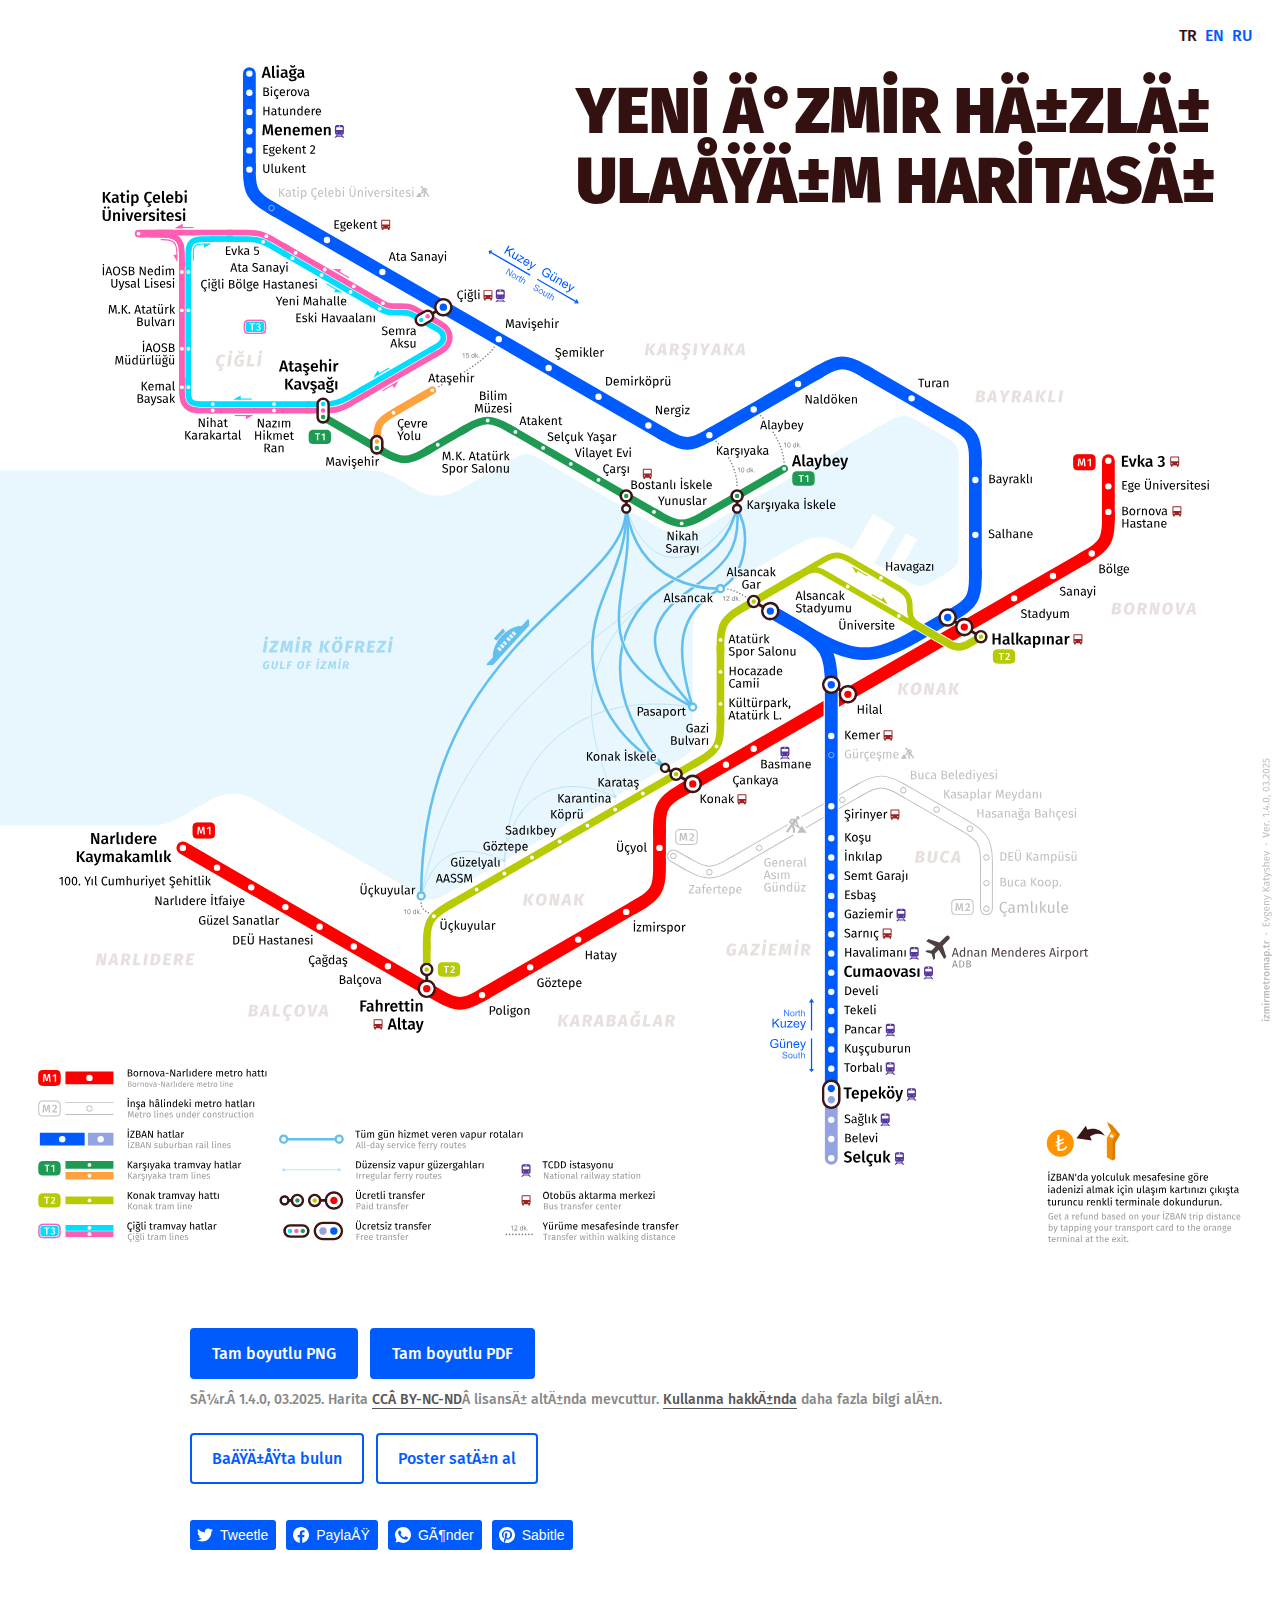
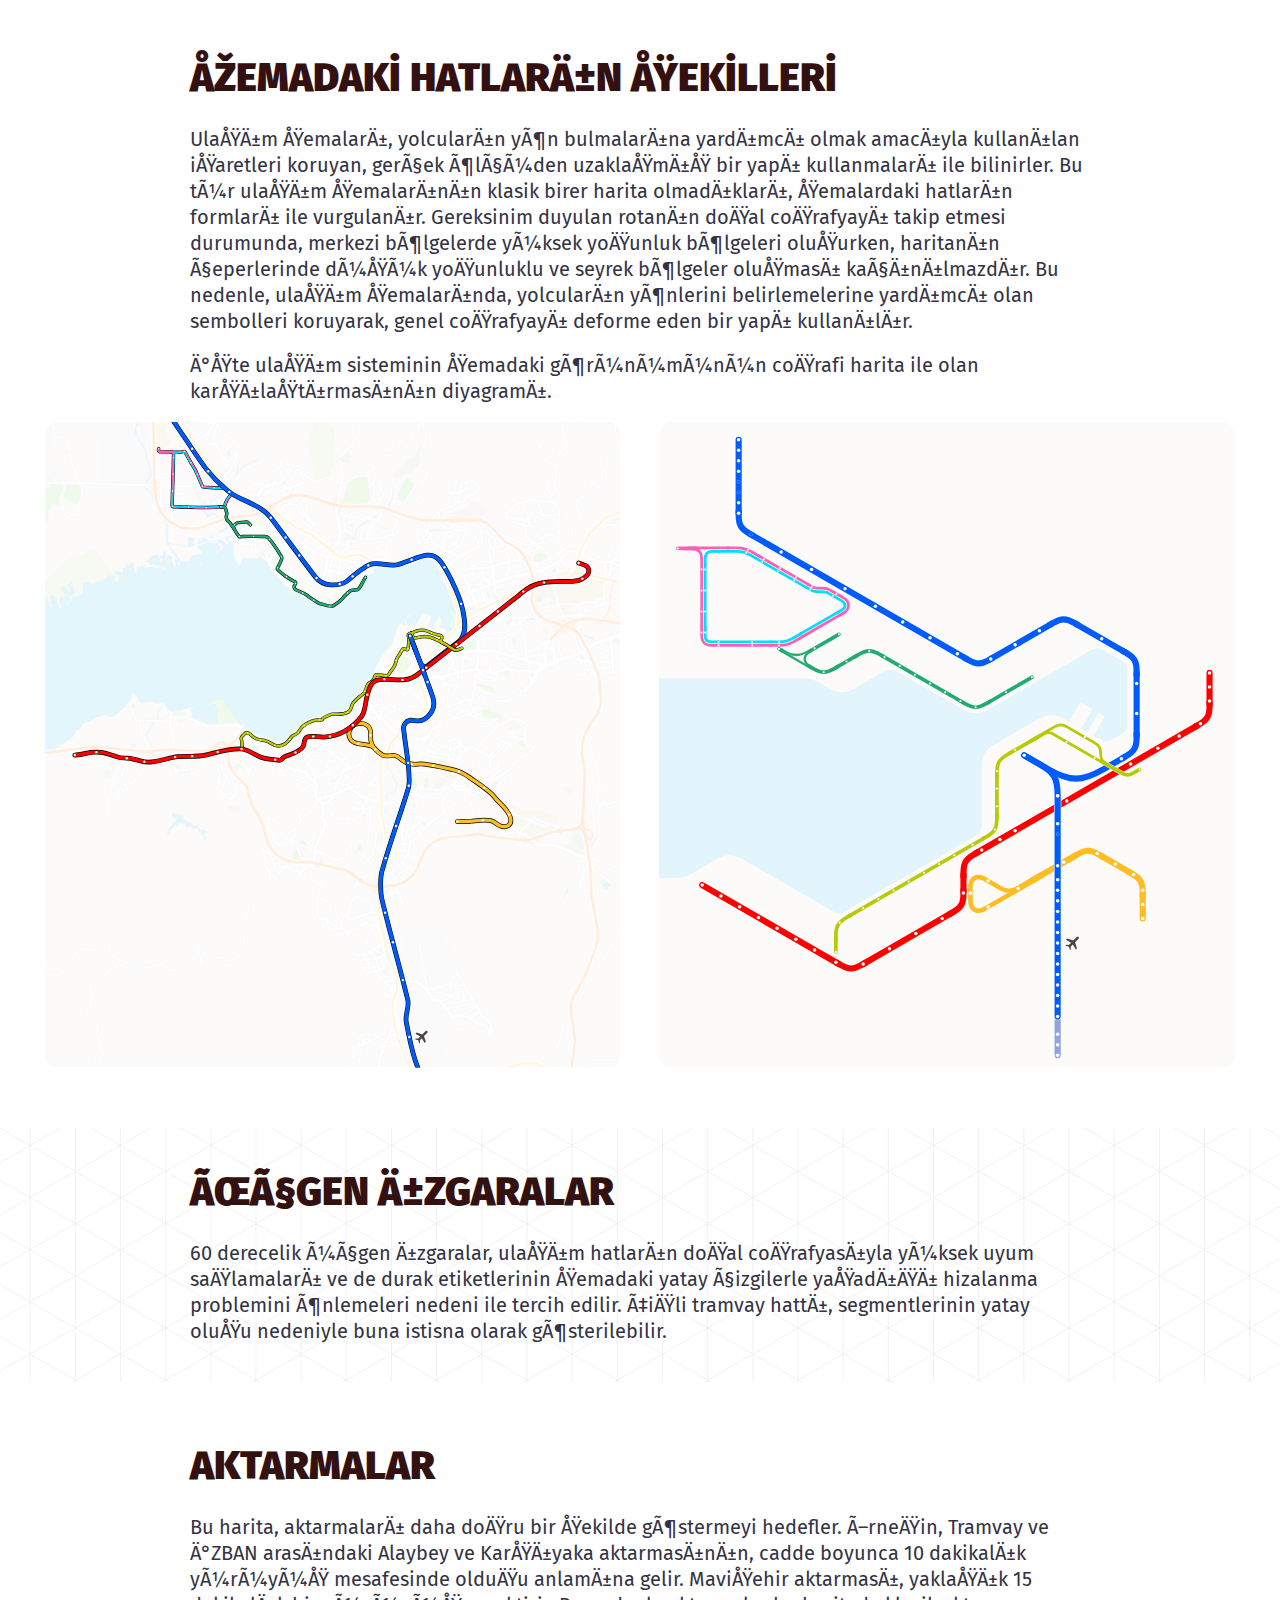
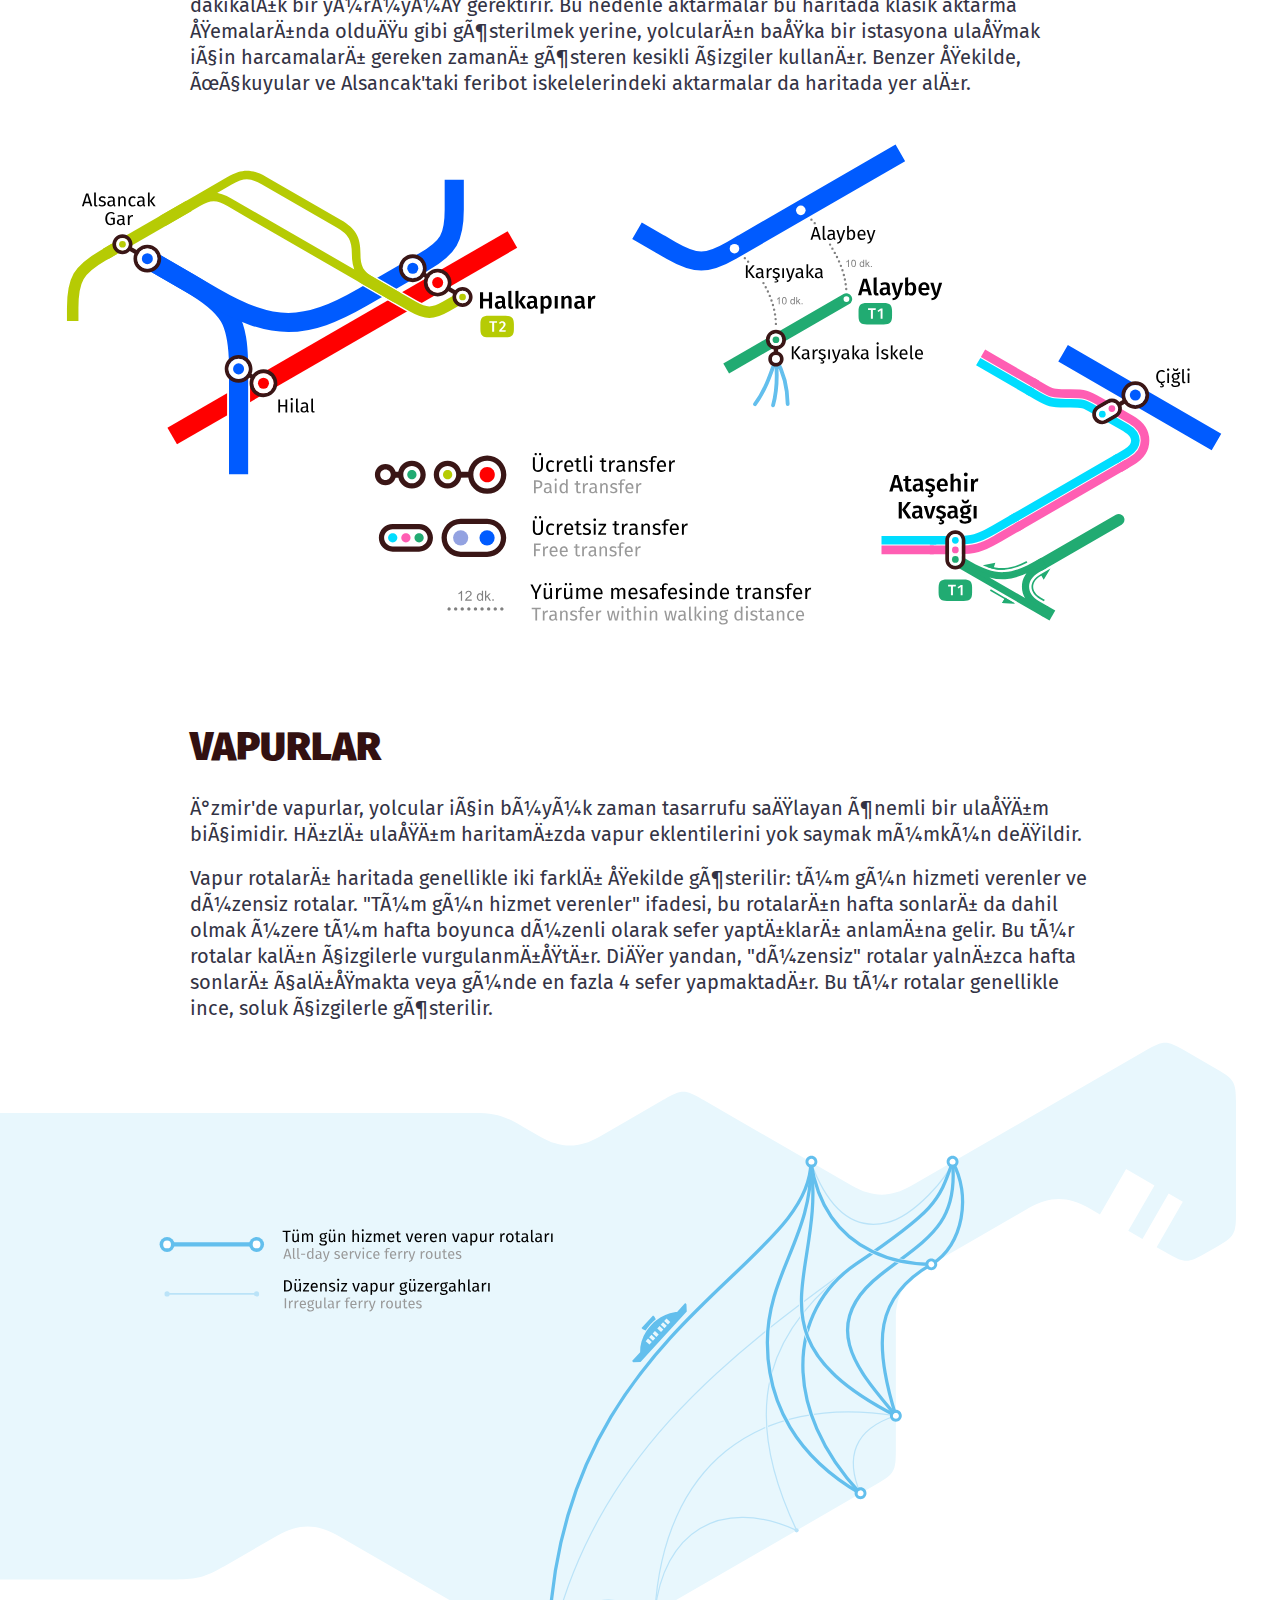
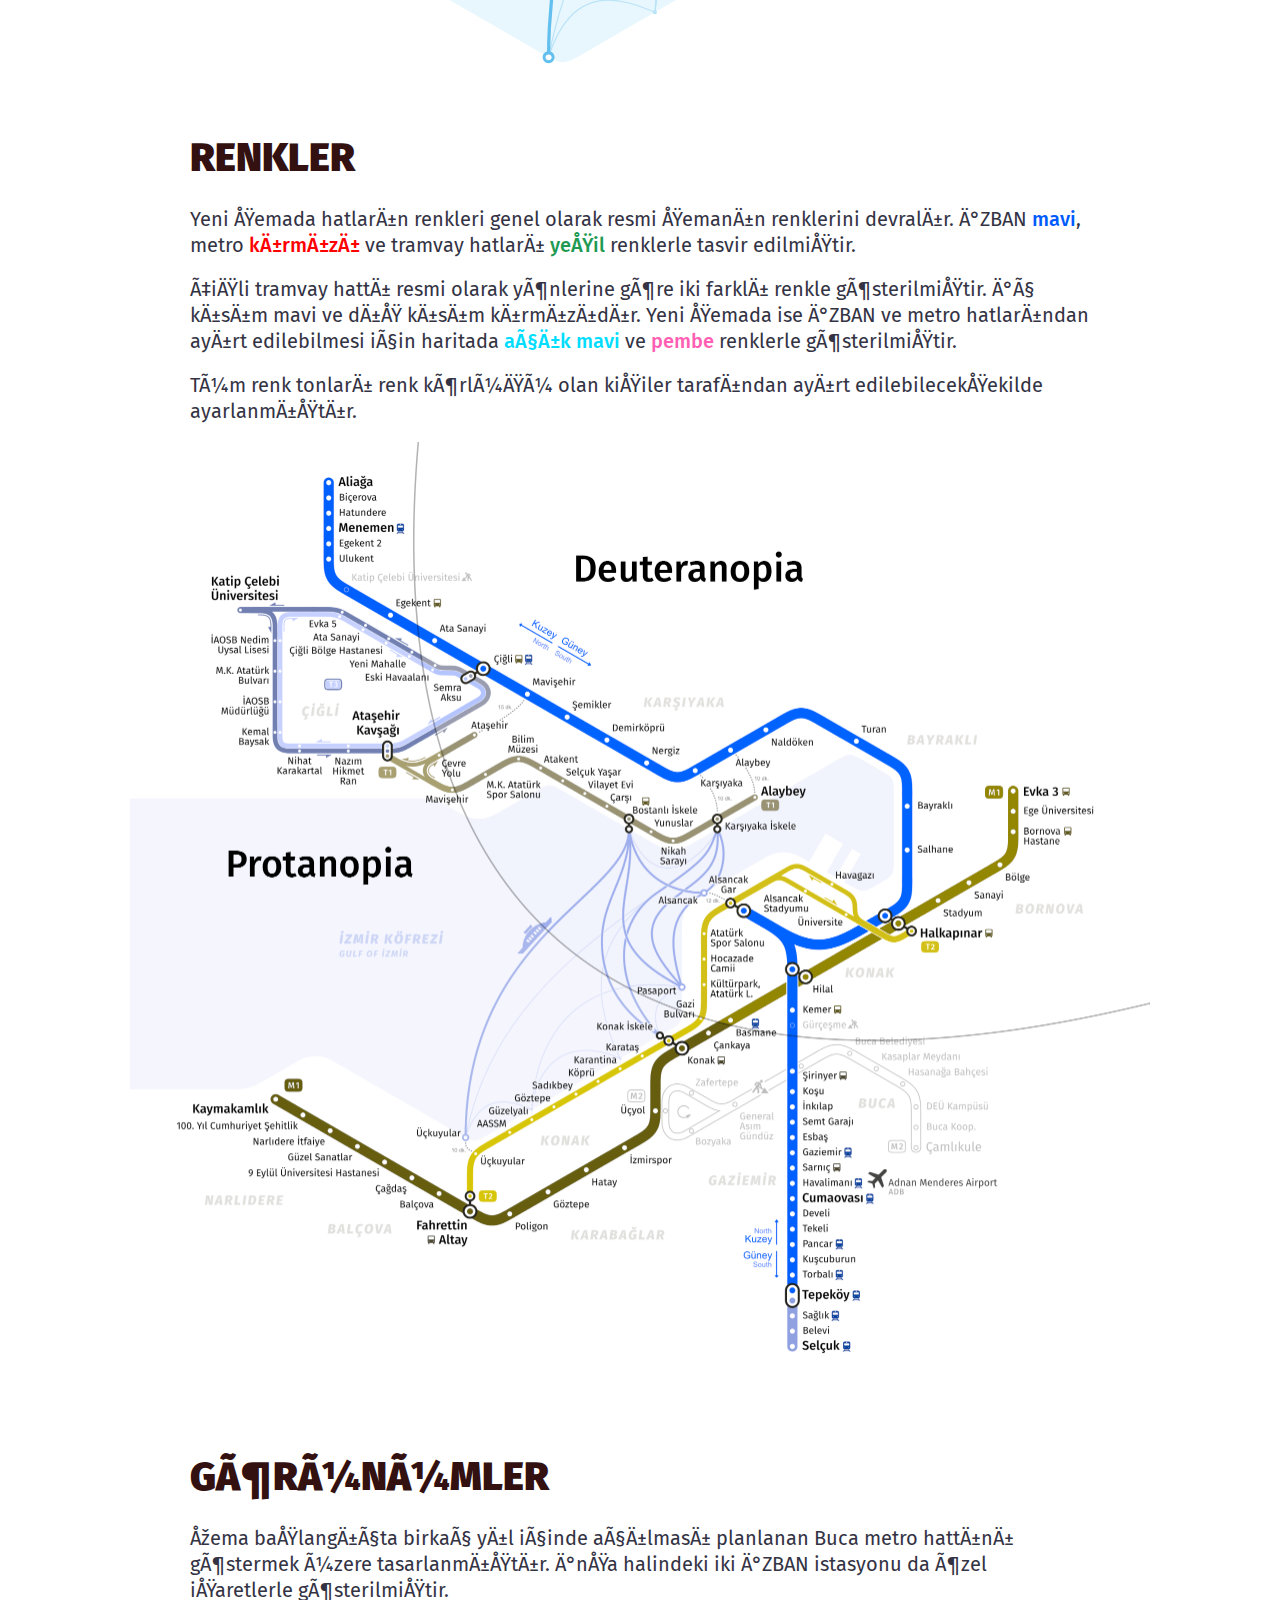
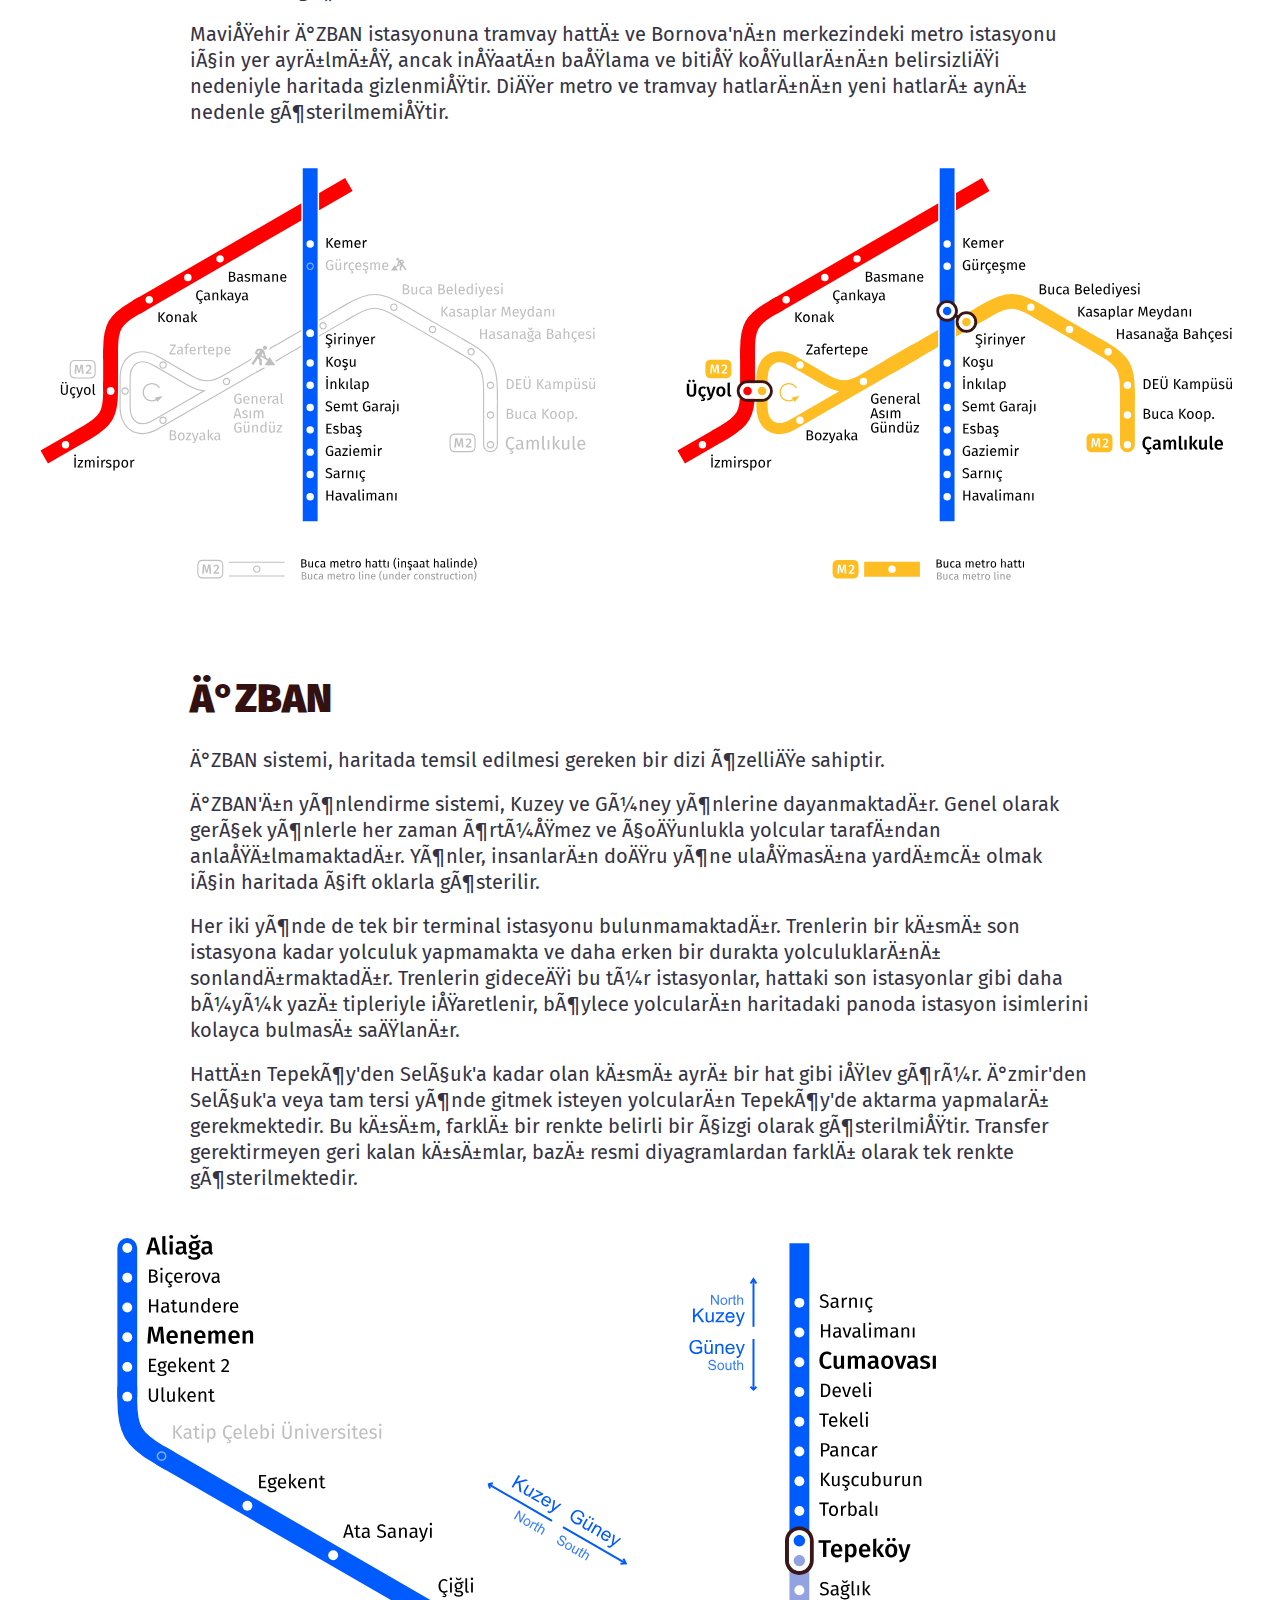
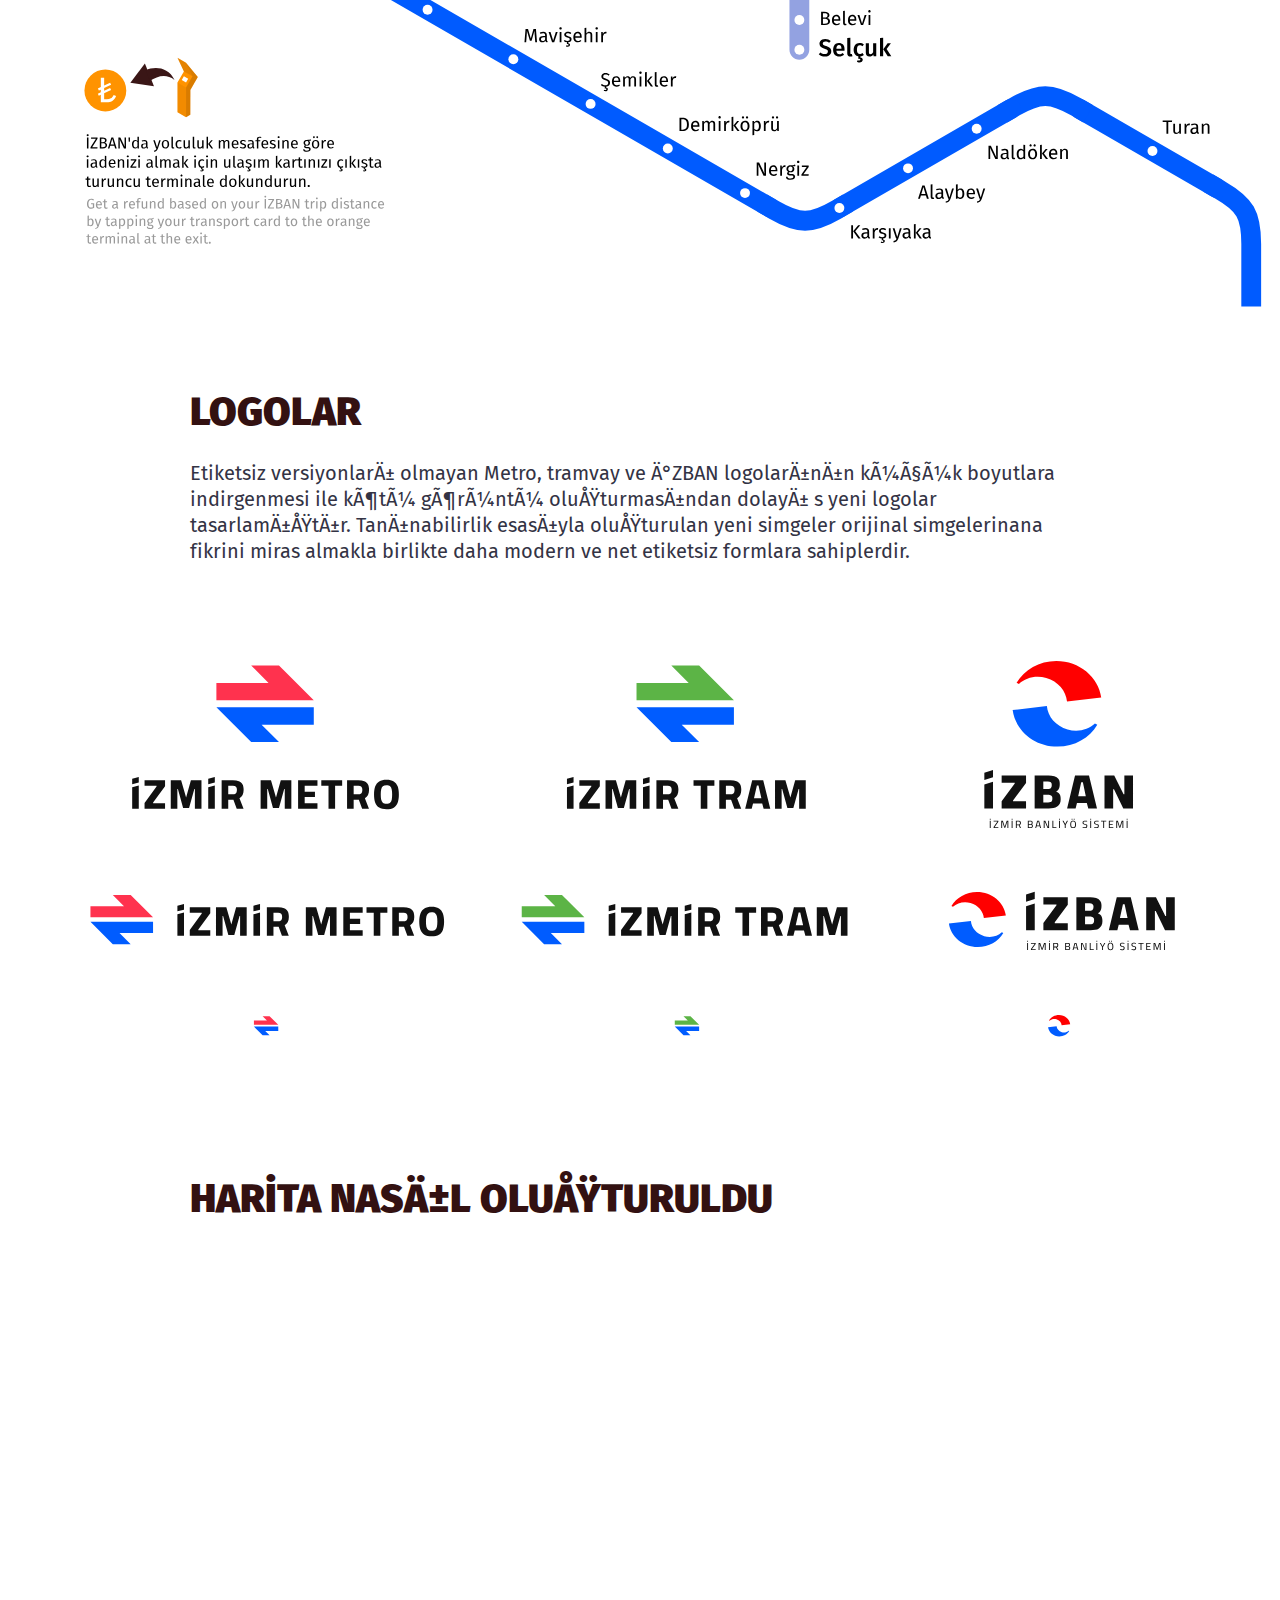
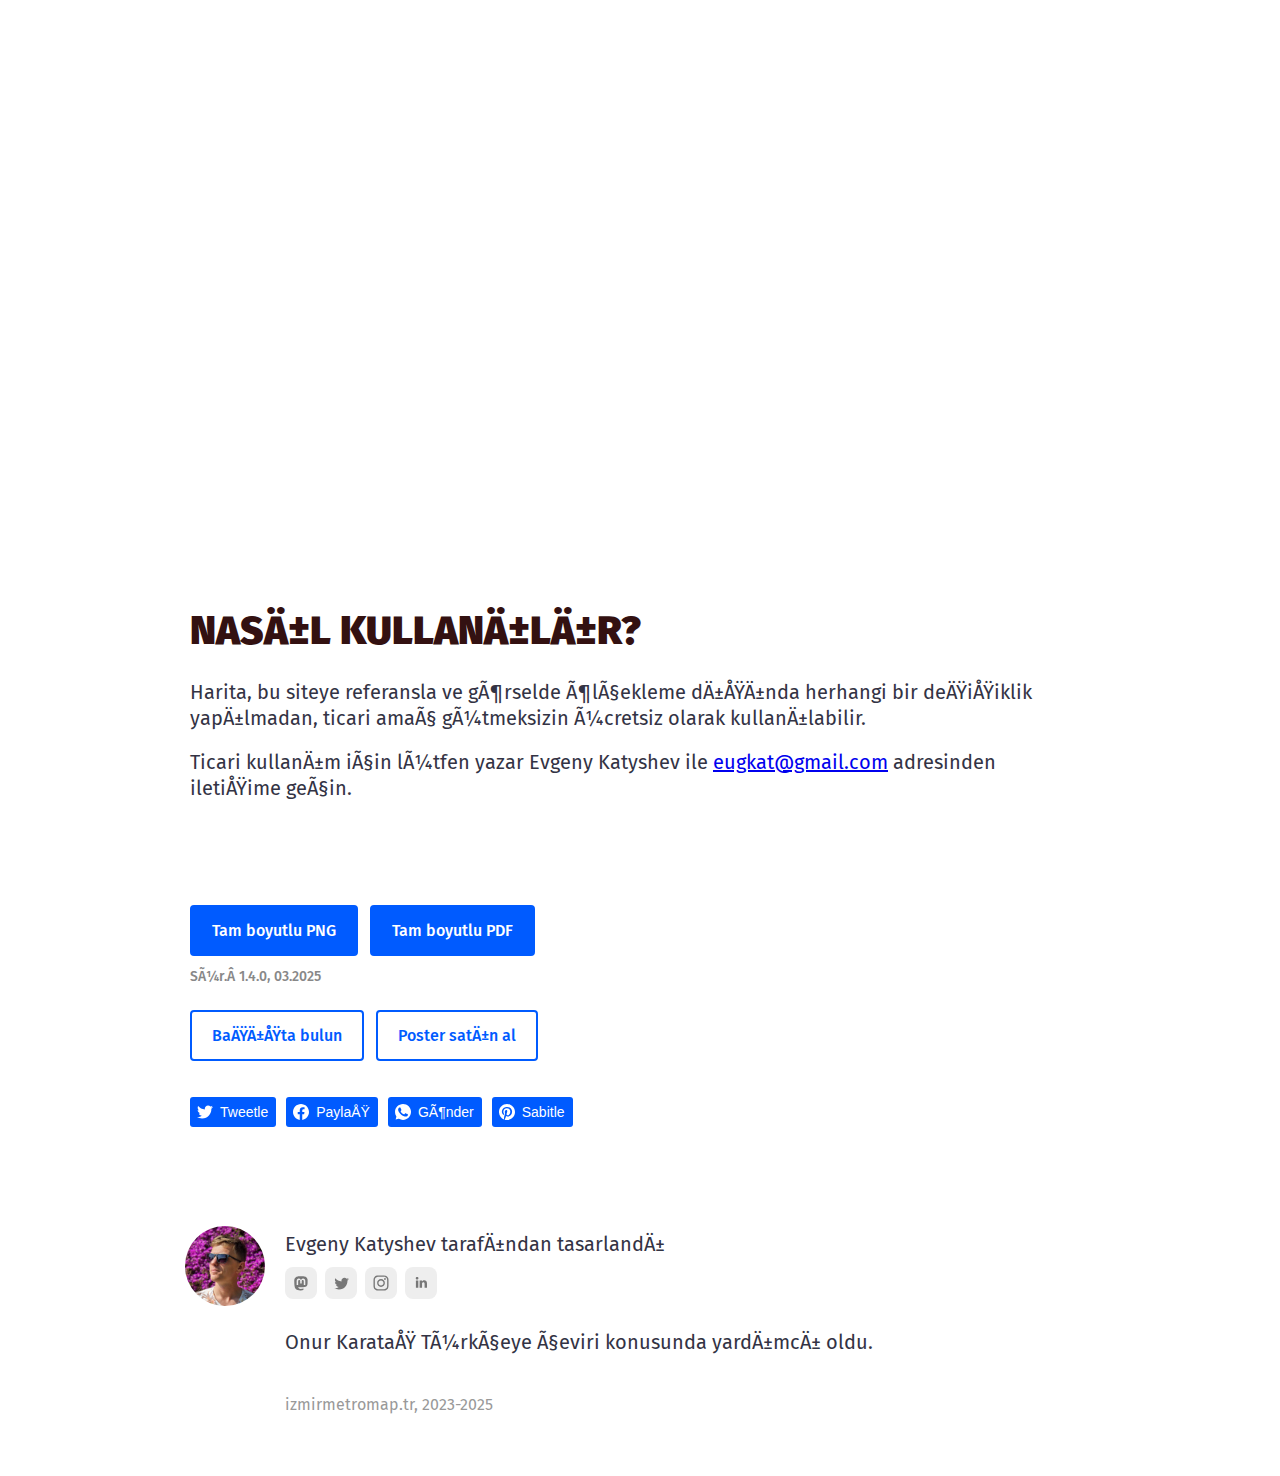
<file: index.html>
<!DOCTYPE html>
<html data-page="construction" data-version="1.27.0" lang="tr">
    <head>
        <!-- Google tag (gtag.js) --> 
        <script async src="https://www.googletagmanager.com/gtag/js?id=G-J1SZ8PMDPN"></script>
        <script>
          window.dataLayer = window.dataLayer || [];
          function gtag(){dataLayer.push(arguments);}
          gtag('js', new Date());
        
          gtag('config', 'G-J1SZ8PMDPN');
        </script>
        
        <!-- Yandex.Metrika counter --> <script type="text/javascript" > (function(m,e,t,r,i,k,a){m[i]=m[i]||function(){(m[i].a=m[i].a||[]).push(arguments)}; m[i].l=1*new Date(); for (var j = 0; j < document.scripts.length; j++) {if (document.scripts[j].src === r) { return; }} k=e.createElement(t),a=e.getElementsByTagName(t)[0],k.async=1,k.src=r,a.parentNode.insertBefore(k,a)}) (window, document, "script", "https://mc.yandex.ru/metrika/tag.js", "ym"); ym(96065084, "init", { clickmap:true, trackLinks:true, accurateTrackBounce:true }); </script> <noscript><div><img src="https://mc.yandex.ru/watch/96065084" style="position:absolute; left:-9999px;" alt="" /></div></noscript> <!-- /Yandex.Metrika counter -->
        
        <meta name="viewport" content="width=device-width, initial-scale=1.0">
        <meta http-equiv="content-type" content="text/html;charset=utf-8">
        <meta http-equiv="X-UA-Compatible" content="IE=edge">
        
        <meta property="og:title" content="Yeni İzmir Metro Haritası" />
        <meta property="og:image" content="http://izmirmetromap.com.tr/img/izmirrapidtransit-small.png" />
        
        <title>İzmir Metro Haritası</title>
        
        <script src="js/likely/likely.js"></script>
        <script src="js/emerge/emerge.js"></script>

        <link rel="stylesheet" type="text/css" href="s.css" />        
        <link rel="stylesheet" href="js/likely/likely.css">
        <link rel="preconnect" href="https://fonts.googleapis.com" />
        <link rel="preconnect" href="https://fonts.gstatic.com" crossorigin />
        <link href="https://fonts.googleapis.com/css2?family=Fira+Sans:ital,wght@0,400;0,500;0,900;1,400;1,500;1,900&display=swap" rel="stylesheet" />
        <link href="https://fonts.googleapis.com/icon?family=Material+Icons" rel="stylesheet">
    </head>
    <body>
        <div id="custom-spinner" style="display: none">
            <img src="img/spinner.svg" id="custom-spinner__img" />
        </div>
        <header id="header" class="emerge" data-await="map_wrapper">
            <h1 id="title">Yeni İzmir Hızlı<br />Ulaşım Haritası</h1>
            <h2 id="sub-title"></h2>
            <span class="lang-switcher">
                <span class="lang lang_selected">TR</span>
                <a rel="alternate" hreflang="en" class="lang lang_link" href="en/">EN</a>
                <a rel="alternate" hreflang="ru" class="lang lang_link" href="ru/">RU</a>
            </span>
        </header>
        <main id="main">
            <div id="map_wrapper" class="emerge" data-spin="true" data-spin-element="custom-spinner">
                <img id="map" src="img/izmirrapidtransit.svg" alt="İzmir Metro Haritası" />
                <div id="hider"></div>
            </div>
            <section class="section section_share emerge" data-await="header">
                <div id="buttons">
                    <a target="_blank" href="img/izmirrapidtransit.png" class="button button_primary">Tam boyutlu PNG</a>
                    <a target="_blank" href="img/izmirrapidtransit.pdf" class="button button_primary">Tam boyutlu PDF</a>
                </div>
                <div id="credits_summary">Sür. 1.4.0, 03.2025. Harita <a href="https://creativecommons.org/licenses/by-nc-nd/4.0/">CC BY-NC-ND</a> lisansı altında mevcuttur. <a href="#credits">Kullanma hakkında</a> daha fazla bilgi alın.</div>
                <div id="buttons">
                    <a target="_blank" href="https://www.buymeacoffee.com/ekatyshev" class="button button_secondary">Bağışta bulun</a>
                    <a target="_blank" href="https://www.redbubble.com/shop/ap/158309041" class="button button_secondary">Poster satın al</a>
                </div>
                <div id="share">
                    <div class="likely" data-title="Yeni İzmir Hızlı Ulaşım Haritası">
                        <div class="twitter" data-via="ekatyshev">Tweetle</div>
                        <div class="facebook">Paylaş</div>
                        <div class="whatsapp">Gönder</div>
                        <div class="pinterest" data-media="http://izmirmetromap.com.tr/img/izmirrapidtransit.png">Sabitle</div>
                    </div>
                </div>
            </section>
            <section class="section section_geometry emerge" data-continue="true">
                <h3 class="section__header">Şemadaki hatların şekilleri</h3>
                <p>Ulaşım şemaları, yolcuların yön bulmalarına yardımcı olmak amacıyla kullanılan işaretleri koruyan, gerçek ölçüden uzaklaşmış bir yapı kullanmaları ile bilinirler. Bu tür ulaşım şemalarının klasik birer harita olmadıkları, şemalardaki hatların formları ile vurgulanır.  Gereksinim duyulan rotanın doğal coğrafyayı takip etmesi durumunda, merkezi bölgelerde yüksek yoğunluk bölgeleri oluşurken, haritanın çeperlerinde düşük yoğunluklu ve seyrek bölgeler oluşması kaçınılmazdır. Bu nedenle, ulaşım şemalarında, yolcuların yönlerini belirlemelerine yardımcı olan sembolleri koruyarak, genel coğrafyayı deforme eden bir yapı kullanılır.</p>
                <p>İşte ulaşım sisteminin şemadaki görünümünün coğrafi harita ile olan karşılaştırmasının diyagramı.</p>
                <div class="comparing">
                    <img id="lines_geographic" src="img/geo.svg" />
                    <img id="lines_schematic" src="img/scheme.svg" />
                </div>
            </section>
            <section class="section section_grid emerge" data-continue="true">
                <h3 class="section__header">Üçgen ızgaralar</h3>
                <p>60 derecelik üçgen ızgaralar, ulaşım hatların doğal coğrafyasıyla yüksek uyum sağlamaları ve de durak etiketlerinin şemadaki yatay çizgilerle yaşadığı hizalanma problemini önlemeleri nedeni ile tercih edilir. Çiğli tramvay hattı, segmentlerinin yatay oluşu nedeniyle buna istisna olarak gösterilebilir.</p>
                <!--<div class="img__containter img__containter_left">
                    <img src="img/layout_trimmed.svg" alt="" class="img img_small" />
                </div>-->
            </section>
            <section class="section emerge" data-continue="true">
                <h3 class="section__header">Aktarmalar</h3>
                <p>Bu harita, aktarmaları daha doğru bir şekilde göstermeyi hedefler. Örneğin, Tramvay ve İZBAN arasındaki Alaybey ve Karşıyaka aktarmasının, cadde boyunca 10 dakikalık yürüyüş mesafesinde olduğu anlamına gelir. Mavişehir aktarması, yaklaşık 15 dakikalık bir yürüyüş gerektirir. Bu nedenle aktarmalar bu haritada klasik aktarma şemalarında olduğu gibi gösterilmek yerine, yolcuların başka bir istasyona ulaşmak için harcamaları gereken zamanı gösteren kesikli çizgiler kullanır. Benzer şekilde, Üçkuyular ve Alsancak'taki feribot iskelelerindeki aktarmalar da haritada yer alır.</p>
                <img src="img/transfers.svg" alt="" class="img" />
            </section>
            <section class="section section_ferry emerge" data-continue="true">
                <h3 class="section__header">Vapurlar</h3>
                <p>İzmir'de vapurlar, yolcular için büyük zaman tasarrufu sağlayan önemli bir ulaşım biçimidir. Hızlı ulaşım haritamızda vapur eklentilerini yok saymak mümkün değildir.</p>
                <p>Vapur rotaları haritada genellikle iki farklı şekilde gösterilir: tüm gün hizmeti verenler ve düzensiz rotalar. "Tüm gün hizmet verenler" ifadesi, bu rotaların hafta sonları da dahil olmak üzere tüm hafta boyunca düzenli olarak sefer yaptıkları anlamına gelir.  Bu tür rotalar kalın çizgilerle vurgulanmıştır. Diğer yandan, "düzensiz" rotalar yalnızca hafta sonları çalışmakta veya günde en fazla 4 sefer yapmaktadır. Bu tür rotalar genellikle ince, soluk çizgilerle gösterilir.</p>
                <img src="img/gulf.svg" alt="ferry schema" class="img" />
            </section>
            <section class="section emerge" data-continue="true">
                <h3 class="section__header">Renkler</h3>
                <p>Yeni şemada hatların renkleri genel olarak resmi şemanın renklerini devralır. İZBAN <strong class="blue">mavi</strong>, metro <strong class="red">kırmızı</strong> ve tramvay hatları <strong class="green">yeşil</strong> renklerle tasvir edilmiştir.</p>
                <p>Çiğli tramvay hattı resmi olarak yönlerine göre  iki farklı renkle gösterilmiştir. İç kısım mavi ve dış kısım kırmızıdır. Yeni şemada ise İZBAN ve metro hatlarından ayırt edilebilmesi için haritada <strong class="light_blue">açık mavi</strong> ve <strong class="light_red">pembe</strong> renklerle gösterilmiştir.</p>
                <p>Tüm renk tonları renk körlüğü olan kişiler tarafından ayırt edilebilecekşekilde ayarlanmıştır.</p>
                <div class="img__containter">
                    <img src="img/color-blindness.png" alt="" class="img img_color img_full-with" />
                </div>
            </section>
            <section class="section emerge" data-continue="true">
                <h3 class="section__header">Görünümler</h3>
                <p>Şema başlangıçta birkaç yıl içinde açılması planlanan Buca metro hattını göstermek üzere tasarlanmıştır. İnşa halindeki iki İZBAN istasyonu da özel işaretlerle gösterilmiştir.</p>
                <p>Mavişehir İZBAN istasyonuna tramvay hattı ve Bornova'nın merkezindeki metro istasyonu için yer ayrılmış, ancak inşaatın başlama ve  bitiş koşullarının belirsizliği nedeniyle haritada gizlenmiştir. Diğer metro ve tramvay hatlarının yeni hatları aynı nedenle gösterilmemiştir.</p>
                <img src="img/prospects.svg" alt="" />
            </section>
            <section class="section emerge" data-continue="true">
                <h3 class="section__header">İZBAN</h3>
                <p>İZBAN sistemi, haritada temsil edilmesi gereken bir dizi özelliğe sahiptir.</p>
                <p>İZBAN'ın yönlendirme sistemi, Kuzey ve Güney yönlerine dayanmaktadır. Genel olarak gerçek yönlerle her zaman örtüşmez ve çoğunlukla  yolcular tarafından anlaşılmamaktadır. Yönler, insanların doğru yöne ulaşmasına yardımcı olmak için haritada çift oklarla gösterilir.</p>
                <p>Her iki yönde de tek bir terminal istasyonu bulunmamaktadır. Trenlerin bir kısmı son istasyona kadar yolculuk yapmamakta ve daha erken bir durakta yolculuklarını sonlandırmaktadır. Trenlerin gideceği bu tür istasyonlar, hattaki son istasyonlar gibi daha büyük yazı tipleriyle işaretlenir, böylece yolcuların haritadaki panoda istasyon isimlerini kolayca bulması sağlanır.</p>
                <p>Hattın Tepeköy'den Selçuk'a kadar olan kısmı ayrı bir hat gibi işlev görür. İzmir'den Selçuk'a veya tam tersi yönde gitmek isteyen yolcuların Tepeköy'de aktarma yapmaları gerekmektedir. Bu kısım, farklı bir renkte belirli bir çizgi olarak gösterilmiştir. Transfer gerektirmeyen geri kalan kısımlar, bazı resmi diyagramlardan farklı olarak tek renkte gösterilmektedir.</p>
                <img src="img/izban.svg" alt="" />
            </section>
            <section class="section emerge" data-continue="true">
                <h3 class="section__header">Logolar</h3>
                <p>Etiketsiz versiyonları olmayan Metro, tramvay ve İZBAN logolarının küçük boyutlara indirgenmesi ile kötü görüntü oluşturmasından dolayı s yeni logolar tasarlamıştır. Tanınabilirlik esasıyla oluşturulan yeni simgeler orijinal simgelerinana fikrini miras almakla birlikte daha modern ve net etiketsiz formlara sahiplerdir.</p>
                <img src="img/logos.svg" alt="" class="img img_full-with" />
            </section>
            <section class="section emerge" data-continue="true">
                <h3 class="section__header">Harita nasıl oluşturuldu</h3>
                <div id="video">
                    <iframe width="100%" height="100%" src="https://www.youtube.com/embed/rpD-PeEAYxg?si=aGz1r9xsX37oJlf4" title="YouTube video player" frameborder="0" allow="accelerometer; autoplay; clipboard-write; encrypted-media; gyroscope; picture-in-picture; web-share" allowfullscreen></iframe>
                </div>
            </section>
            <section class="section section_using emerge" data-continue="true">
                <h3 class="section__header">Nasıl kullanılır?</h3>
                <p>Harita, bu siteye referansla ve görselde ölçekleme dışında herhangi bir değişiklik yapılmadan, ticari amaç gütmeksizin ücretsiz olarak kullanılabilir.</p>
                <p>Ticari kullanım için lütfen yazar Evgeny Katyshev ile <a href="mailto:eugkat@gmail.com">eugkat@gmail.com</a> adresinden  iletişime geçin.</p>
            </section>
            <section class="section section_share emerge" data-continue="true">
                <div id="buttons">
                    <a target="_blank" href="img/izmirrapidtransit.png" class="button button_primary">Tam boyutlu PNG</a>
                    <a target="_blank" href="img/izmirrapidtransit.pdf" class="button button_primary">Tam boyutlu PDF</a>
                </div>
                <div id="credits_summary">Sür. 1.4.0, 03.2025</div>
                <div id="buttons">
                    <a href="https://www.buymeacoffee.com/ekatyshev" class="button button_secondary">Bağışta bulun</a>
                    <a href="https://www.redbubble.com/shop/ap/158309041" class="button button_secondary">Poster satın al</a>
                </div>
                <div id="share">
                    <div class="likely" data-title="Yeni İzmir Hızlı Ulaşım Haritası">
                        <div class="twitter" data-via="ekatyshev">Tweetle</div>
                        <div class="facebook">Paylaş</div>
                        <div class="whatsapp">Gönder</div>
                        <div class="pinterest" data-media="izmirrapidtransitmap.png">Sabitle</div>
                    </div>
                </div>
            </section>
            <section class="section emerge" data-continue="true" id="credits">
                <!--<h3 class="section__header">Yazar</h3>-->
                <div class="bio">
                    <img class="portrait" src="img/portrait.jpg" alt="Evgeny Katyshev" />
                    <div class="about">
                        <span>Evgeny Katyshev tarafından tasarlandı</span>
                        <span class="social-links">
                            <a href="https://mastodon.social/@ekatyshev" class="social-link social-link_mastodon">
                                <svg width="32" height="32" viewBox="0 0 32 32" fill="none" xmlns="http://www.w3.org/2000/svg">
                                    <path fill-rule="evenodd" clip-rule="evenodd" d="M20.5957 7.24439C22.7049 7.55613 24.4842 9.16495 24.7588 11.2064C24.8785 12.4206 24.8192 14.245 24.7905 15.1318C24.7833 15.3525 24.778 15.5152 24.7778 15.5959C24.7778 15.7151 24.7606 16.8032 24.7536 16.918C24.5688 19.8351 22.7498 20.9871 20.8384 21.3542C20.8179 21.3603 20.7945 21.3649 20.7707 21.3695C20.7645 21.3707 20.7583 21.3719 20.7521 21.3732C19.5403 21.6098 18.2421 21.6728 17.0105 21.7073C16.7159 21.7151 16.4223 21.7151 16.1277 21.7151C14.9031 21.7155 13.6828 21.5705 12.4924 21.2833C12.486 21.2817 12.4795 21.2816 12.4731 21.283C12.4667 21.2844 12.4608 21.2872 12.4557 21.2914C12.4507 21.2955 12.4467 21.3007 12.444 21.3067C12.4414 21.3127 12.4402 21.3191 12.4405 21.3257C12.4742 21.7132 12.5584 22.0947 12.691 22.4604C12.856 22.8835 13.4321 23.8999 15.5741 23.8999C16.8188 23.9022 18.0593 23.7573 19.2699 23.4682C19.2761 23.4667 19.2825 23.4667 19.2886 23.4681C19.2948 23.4695 19.3006 23.4722 19.3055 23.4761C19.3105 23.48 19.3145 23.4849 19.3173 23.4906C19.3202 23.4962 19.3216 23.5024 19.3217 23.5087V24.9405C19.3215 24.9473 19.3198 24.9539 19.3166 24.9599C19.3135 24.9658 19.309 24.971 19.3036 24.9751C18.9251 25.2494 18.4162 25.4107 17.9704 25.5519C17.9503 25.5583 17.9303 25.5646 17.9104 25.5709C17.7077 25.6348 17.5025 25.691 17.2946 25.7393C15.4051 26.1697 13.433 26.0656 11.5993 25.4388C9.88653 24.8378 8.13838 23.3645 7.70652 21.5942C7.47589 20.6357 7.3134 19.662 7.22025 18.6806C7.12237 17.6073 7.08967 16.5322 7.05692 15.4556C7.04459 15.05 7.03225 14.6443 7.01641 14.2384C6.97582 13.2038 6.99914 12.076 7.21766 11.0587C7.67197 8.9931 9.54451 7.5475 11.595 7.24439C11.6371 7.23815 11.6837 7.22996 11.7382 7.22037C12.144 7.14899 12.991 7 15.7451 7H15.7684C18.8916 7 20.2399 7.19171 20.5957 7.24439ZM21.7306 18.5717V13.5C21.7312 12.4631 21.4672 11.6399 20.9386 11.0302C20.391 10.4214 19.675 10.1088 18.7871 10.1088C17.7601 10.1088 16.9828 10.5043 16.4645 11.2945L15.9636 12.1338L15.4635 11.2945C14.9453 10.5043 14.1679 10.1088 13.1392 10.1088C12.2505 10.1088 11.5344 10.4214 10.9886 11.0302C10.4594 11.6405 10.1948 12.4637 10.1948 13.5V18.5717H12.2038V13.6494C12.2038 12.6131 12.64 12.0846 13.5132 12.0846C14.4789 12.0846 14.9634 12.7098 14.9634 13.9447V16.6391H16.9612V13.9447C16.9612 12.7098 17.4448 12.0846 18.4105 12.0846C19.2889 12.0846 19.7207 12.6131 19.7207 13.6494V18.5717H21.7306Z" fill="white"/>
                                </svg>
                            </a>
                            <a href="https://twitter.com/ekatyshev" class="social-link social-link_twitter">
                                <svg width="32" height="32" viewBox="0 0 32 32" fill="none" xmlns="http://www.w3.org/2000/svg">
                                    <path d="M26.6 10.9C25.9 11.2 25.1 11.4 24.3 11.5C25.1 11 25.8 10.2 26.1 9.3C25.3 9.8 24.5 10.1 23.5 10.3C22.8 9.5 21.7 9 20.6 9C18.4 9 16.6 10.8 16.6 13C16.6 13.3 16.6 13.6 16.7 13.9C13.4 13.7 10.4 12.1 8.39999 9.7C8.09999 10.3 7.89999 11 7.89999 11.7C7.89999 13.1 8.6 14.3 9.7 15C9 15 8.39999 14.8 7.89999 14.5C7.89999 16.4 9.29999 18.1 11.1 18.4C10.8 18.5 10.4 18.5 10 18.5C9.7 18.5 9.5 18.5 9.2 18.4C9.7 20 11.2 21.2 13 21.2C11.6 22.3 9.9 22.9 8 22.9C7.7 22.9 7.4 22.9 7 22.8C8.8 23.9 10.9 24.6 13.2 24.6C20.6 24.6 24.6 18.5 24.6 13.2V12.7C25.4 12.4 26.1 11.7 26.6 10.9Z" fill="white"/>
                                </svg>
                            </a>
                            <a href="https://instagram.com/evgenykatyshev" class="social-link social-link_instagram">
                                <svg width="32" height="32" viewBox="0 0 32 32" fill="none" xmlns="http://www.w3.org/2000/svg">
                                    <path d="M16 7.80723C18.6506 7.80723 19.0121 7.80723 20.0964 7.80723C21.0602 7.80723 21.5422 8.04819 21.9036 8.16868C22.3855 8.40964 22.747 8.53012 23.1084 8.89157C23.4699 9.25301 23.7108 9.61446 23.8313 10.0964C23.9518 10.4578 24.0723 10.9398 24.1928 11.9036C24.1928 12.988 24.1928 13.2289 24.1928 16C24.1928 18.7711 24.1928 19.0121 24.1928 20.0964C24.1928 21.0602 23.9518 21.5422 23.8313 21.9036C23.5904 22.3855 23.4699 22.747 23.1084 23.1084C22.747 23.4699 22.3855 23.7108 21.9036 23.8313C21.5422 23.9518 21.0602 24.0723 20.0964 24.1928C19.0121 24.1928 18.7711 24.1928 16 24.1928C13.2289 24.1928 12.988 24.1928 11.9036 24.1928C10.9398 24.1928 10.4578 23.9518 10.0964 23.8313C9.61446 23.5904 9.25301 23.4699 8.89157 23.1084C8.53012 22.747 8.28916 22.3855 8.16868 21.9036C8.04819 21.5422 7.92771 21.0602 7.80723 20.0964C7.80723 19.0121 7.80723 18.7711 7.80723 16C7.80723 13.2289 7.80723 12.988 7.80723 11.9036C7.80723 10.9398 8.04819 10.4578 8.16868 10.0964C8.40964 9.61446 8.53012 9.25301 8.89157 8.89157C9.25301 8.53012 9.61446 8.28916 10.0964 8.16868C10.4578 8.04819 10.9398 7.92771 11.9036 7.80723C12.988 7.80723 13.3494 7.80723 16 7.80723ZM16 6C13.2289 6 12.988 6 11.9036 6C10.8193 6 10.0964 6.24096 9.49398 6.48193C8.89157 6.72289 8.28916 7.08434 7.68675 7.68675C7.08434 8.28916 6.84337 8.77109 6.48193 9.49398C6.24096 10.0964 6.12048 10.8193 6 11.9036C6 12.988 6 13.3494 6 16C6 18.7711 6 19.0121 6 20.0964C6 21.1807 6.24096 21.9036 6.48193 22.506C6.72289 23.1084 7.08434 23.7108 7.68675 24.3133C8.28916 24.9157 8.77109 25.1566 9.49398 25.5181C10.0964 25.759 10.8193 25.8795 11.9036 26C12.988 26 13.3494 26 16 26C18.6506 26 19.0121 26 20.0964 26C21.1807 26 21.9036 25.759 22.506 25.5181C23.1084 25.2771 23.7108 24.9157 24.3133 24.3133C24.9157 23.7108 25.1566 23.2289 25.5181 22.506C25.759 21.9036 25.8795 21.1807 26 20.0964C26 19.0121 26 18.6506 26 16C26 13.3494 26 12.988 26 11.9036C26 10.8193 25.759 10.0964 25.5181 9.49398C25.2771 8.89157 24.9157 8.28916 24.3133 7.68675C23.7108 7.08434 23.2289 6.84337 22.506 6.48193C21.9036 6.24096 21.1807 6.12048 20.0964 6C19.0121 6 18.7711 6 16 6Z" fill="white"/>
                                    <path d="M16 10.8193C13.1084 10.8193 10.8193 13.1084 10.8193 16C10.8193 18.8916 13.1084 21.1807 16 21.1807C18.8916 21.1807 21.1807 18.8916 21.1807 16C21.1807 13.1084 18.8916 10.8193 16 10.8193ZM16 19.3735C14.1928 19.3735 12.6265 17.9277 12.6265 16C12.6265 14.1928 14.0723 12.6265 16 12.6265C17.8072 12.6265 19.3735 14.0723 19.3735 16C19.3735 17.8072 17.8072 19.3735 16 19.3735Z" fill="white"/>
                                    <path d="M21.3012 11.9036C21.9666 11.9036 22.506 11.3642 22.506 10.6988C22.506 10.0334 21.9666 9.49398 21.3012 9.49398C20.6358 9.49398 20.0964 10.0334 20.0964 10.6988C20.0964 11.3642 20.6358 11.9036 21.3012 11.9036Z" fill="white"/>
                                </svg>
                            </a><!--
                            <a href="https://facebook.com/ekatyshev" class="social-link social-link_facebook">
                                <svg width="32" height="32" viewBox="0 0 32 32" fill="none" xmlns="http://www.w3.org/2000/svg">
                                    <path d="M17.6571 16.3648H21.3793L21.9637 12.5605H17.6563V10.4813C17.6563 8.90099 18.1696 7.49962 19.6389 7.49962H22V4.17974C21.5852 4.12338 20.7078 4 19.05 4C15.5882 4 13.5587 5.8393 13.5587 10.0297V12.5605H10V16.3648H13.5587V26.821C14.2634 26.9276 14.9773 27 15.7101 27C16.3724 27 17.0189 26.9391 17.6571 26.8522V16.3648Z" fill="white"/>
                                </svg>
                            </a>-->
                            <a href="https://linkedin.com/in/ekatyshev" class="social-link social-link_linkedin">
                                <svg width="32" height="32" viewBox="0 0 32 32" fill="none" xmlns="http://www.w3.org/2000/svg">
                                    <path d="M24 16.7444V22.2601H20.7713V17.0807C20.7713 15.8027 20.3004 14.9283 19.157 14.9283C18.2825 14.9283 17.7444 15.5336 17.5426 16.0718C17.4753 16.2735 17.4081 16.5426 17.4081 16.8789V22.2601H14.1794C14.1794 22.2601 14.2466 13.5157 14.1794 12.6413H17.4081V13.9865C17.8117 13.3139 18.6188 12.3722 20.3004 12.3722C22.3856 12.3722 24 13.7848 24 16.7444ZM10.8161 8C9.73991 8 9 8.73991 9 9.68161C9 10.6233 9.67264 11.3632 10.7489 11.3632C11.8924 11.3632 12.565 10.6233 12.565 9.68161C12.6323 8.67265 11.9596 8 10.8161 8ZM9.20179 22.2601H12.4305V12.6413H9.20179V22.2601Z" fill="white"/>
                                </svg>
                            </a>
                        </span>
                    </div>
                </div>
                <div class="contributors">
                    <p>Onur Karataş Türkçeye çeviri konusunda yardımcı oldu.</p>
                </div>
                <div class="dates">
                    <p>izmirmetromap.tr, 2023-2025</p>
                </div>
            </section>
        </main>
    </body>
</html>
</file>
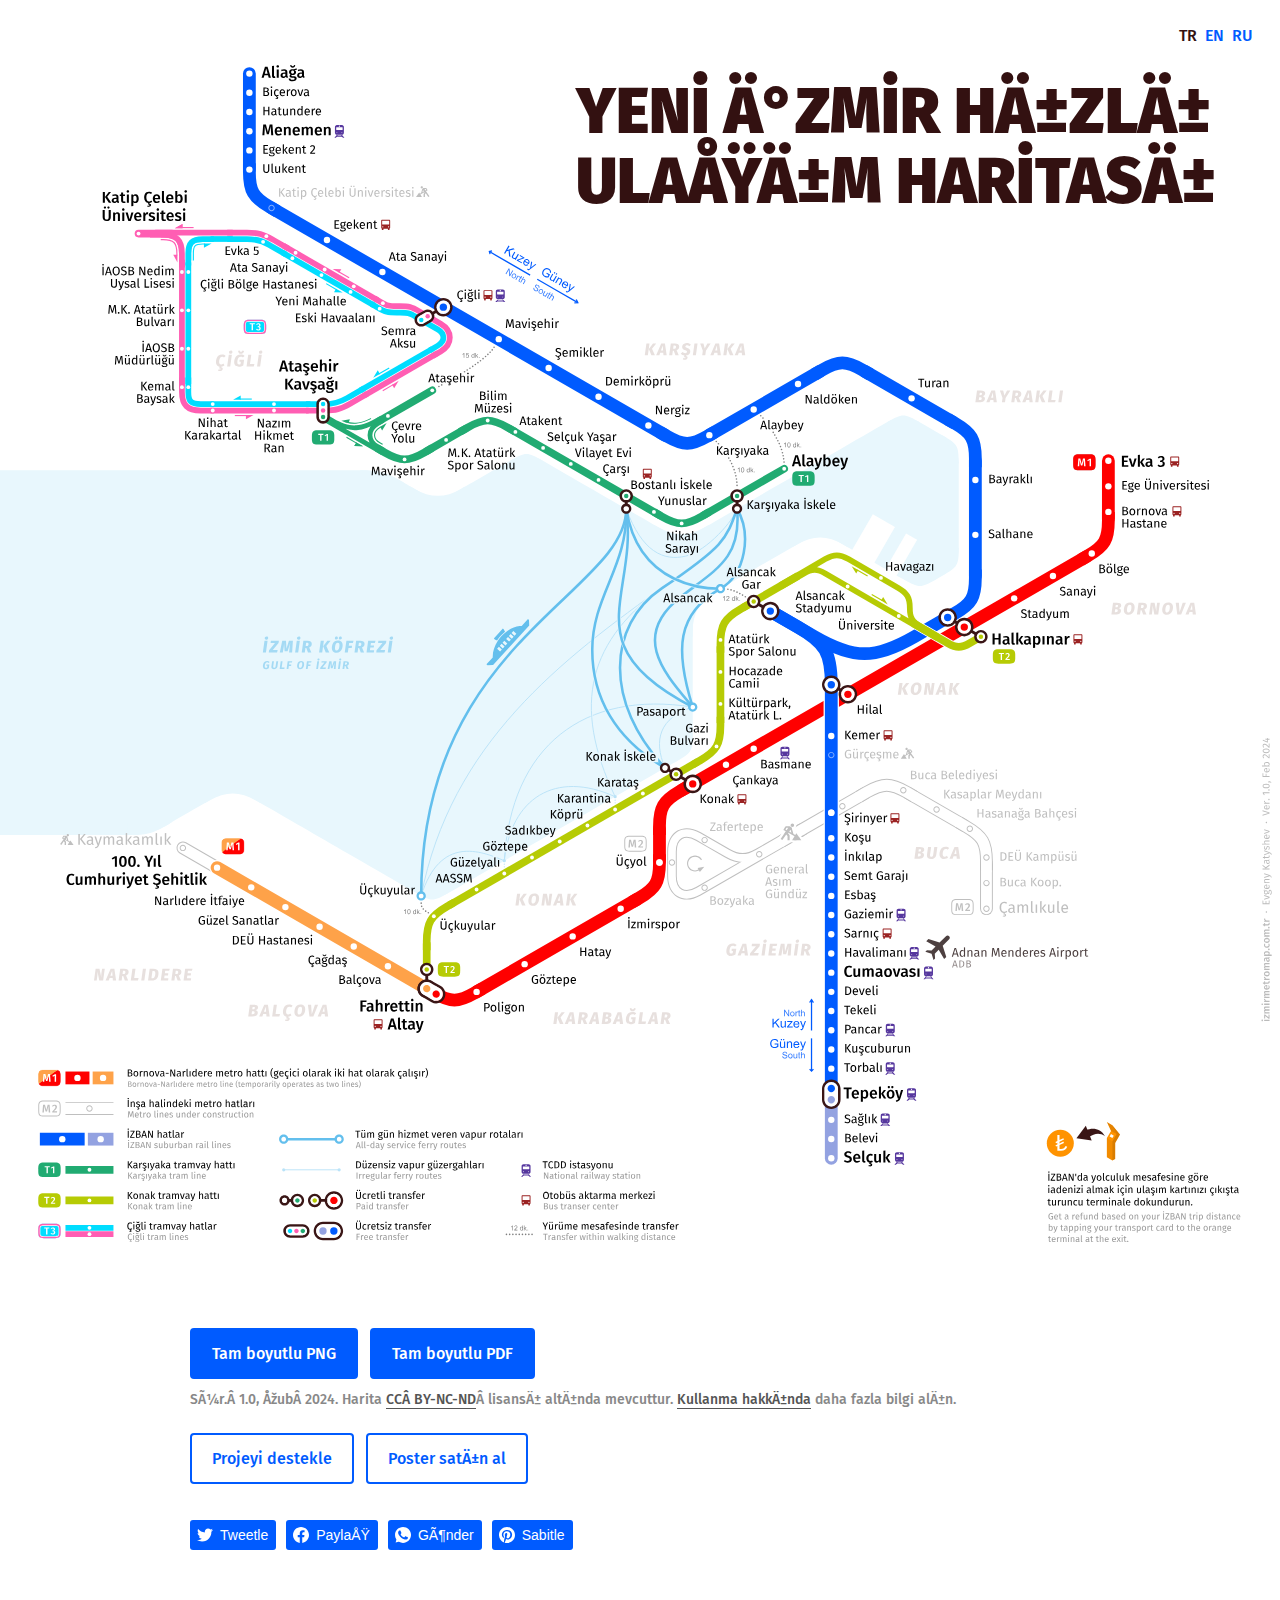
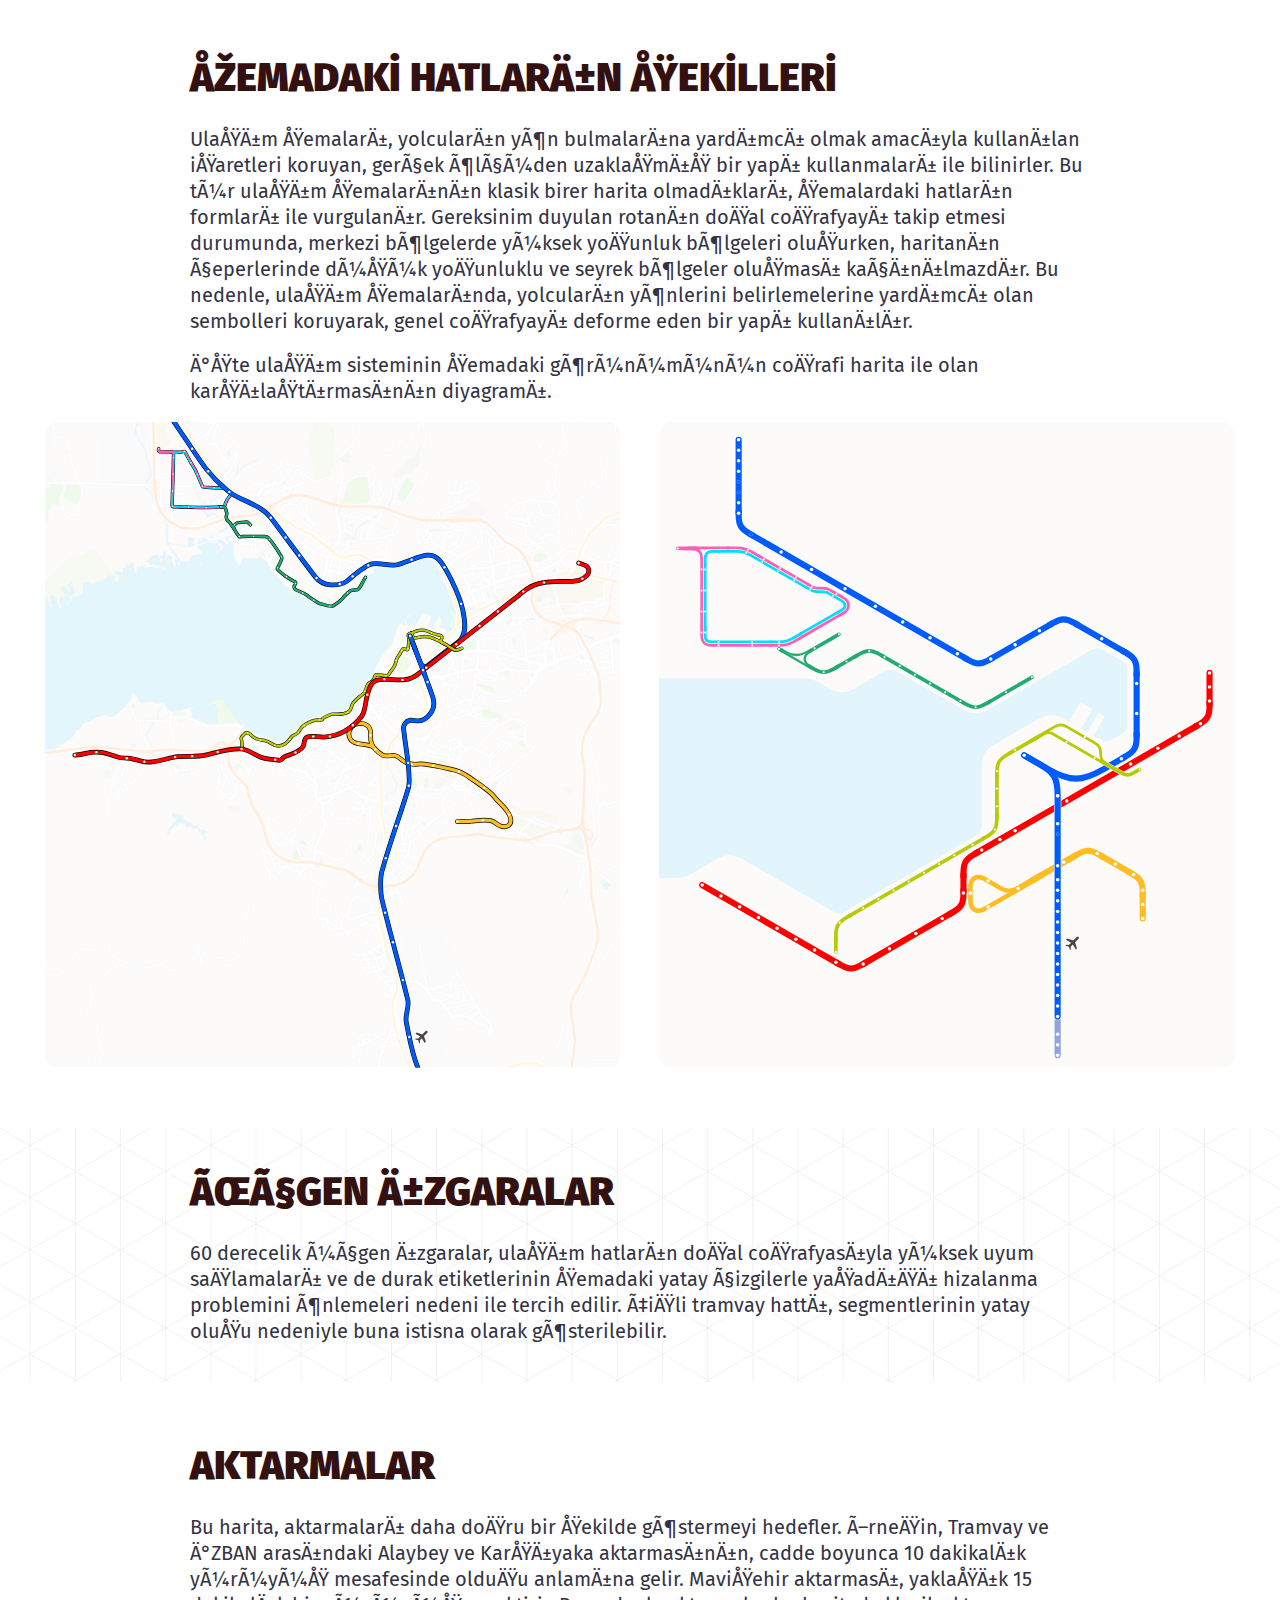
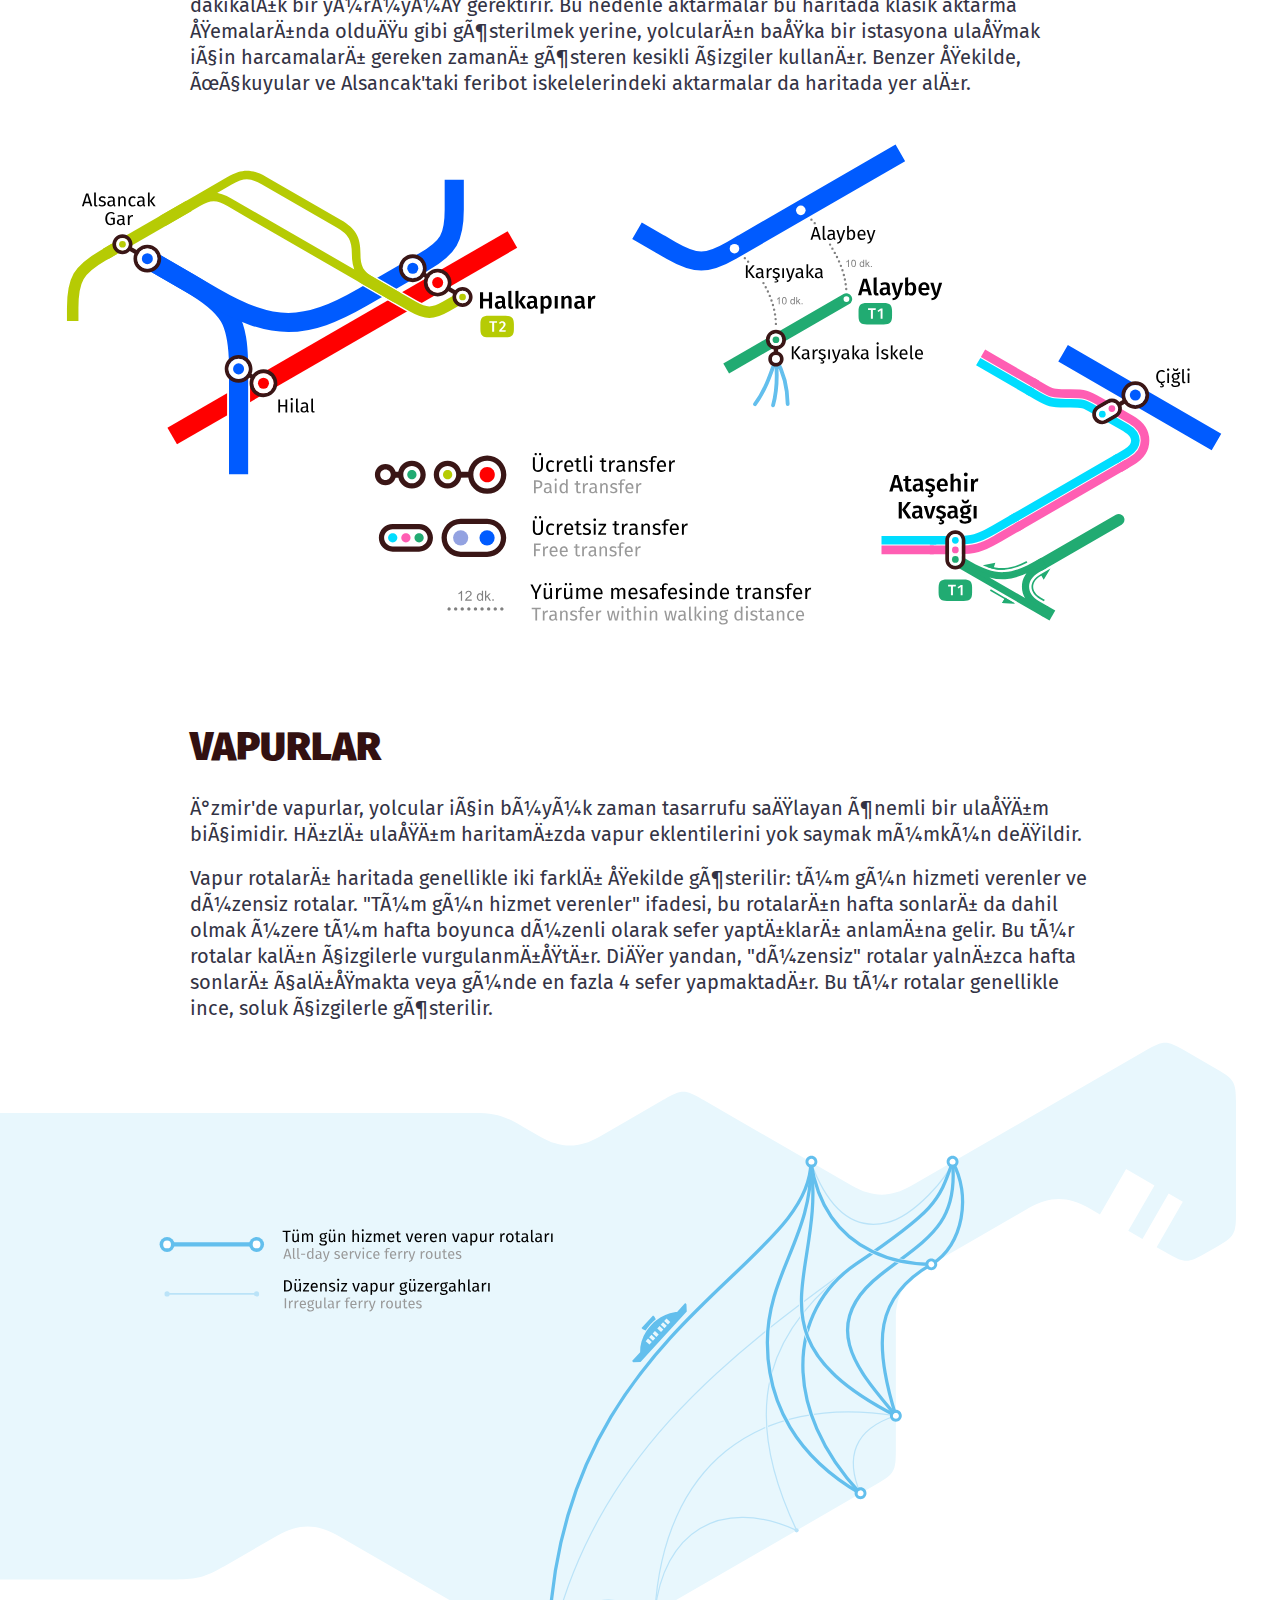
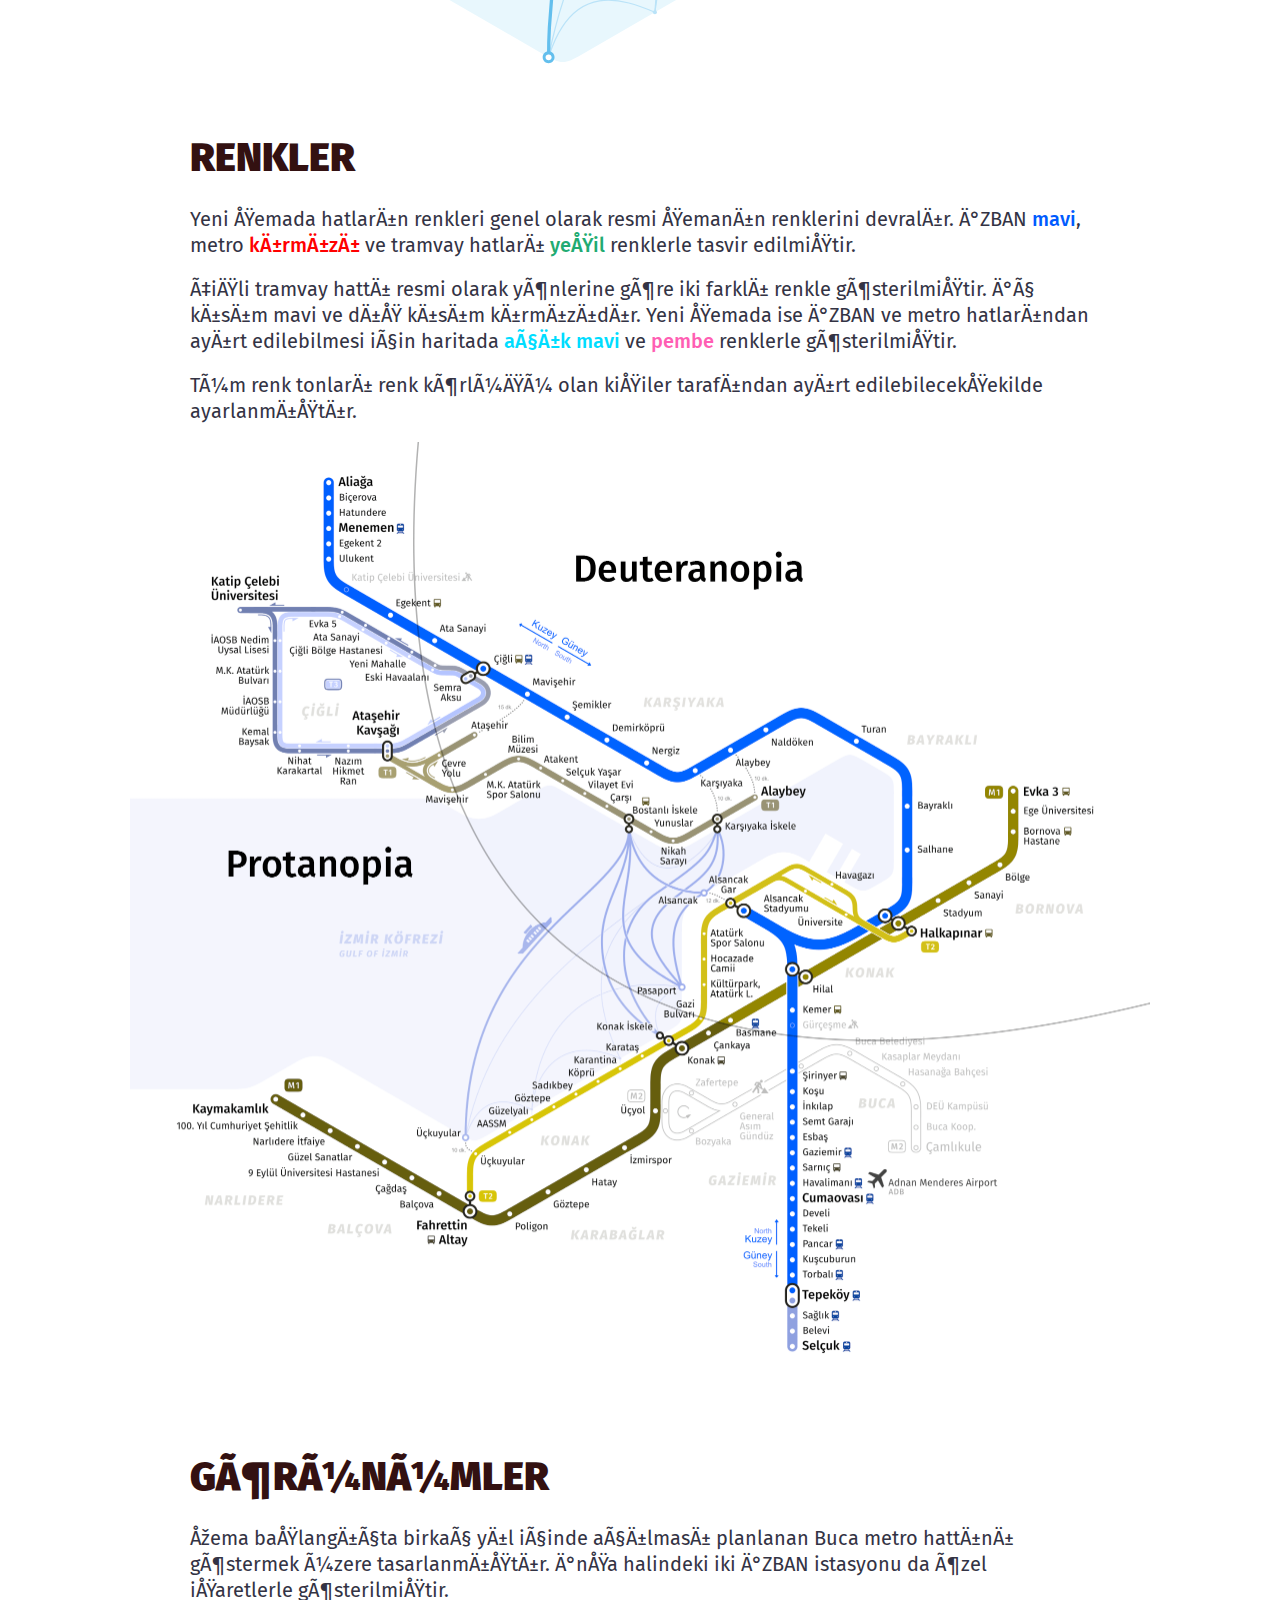
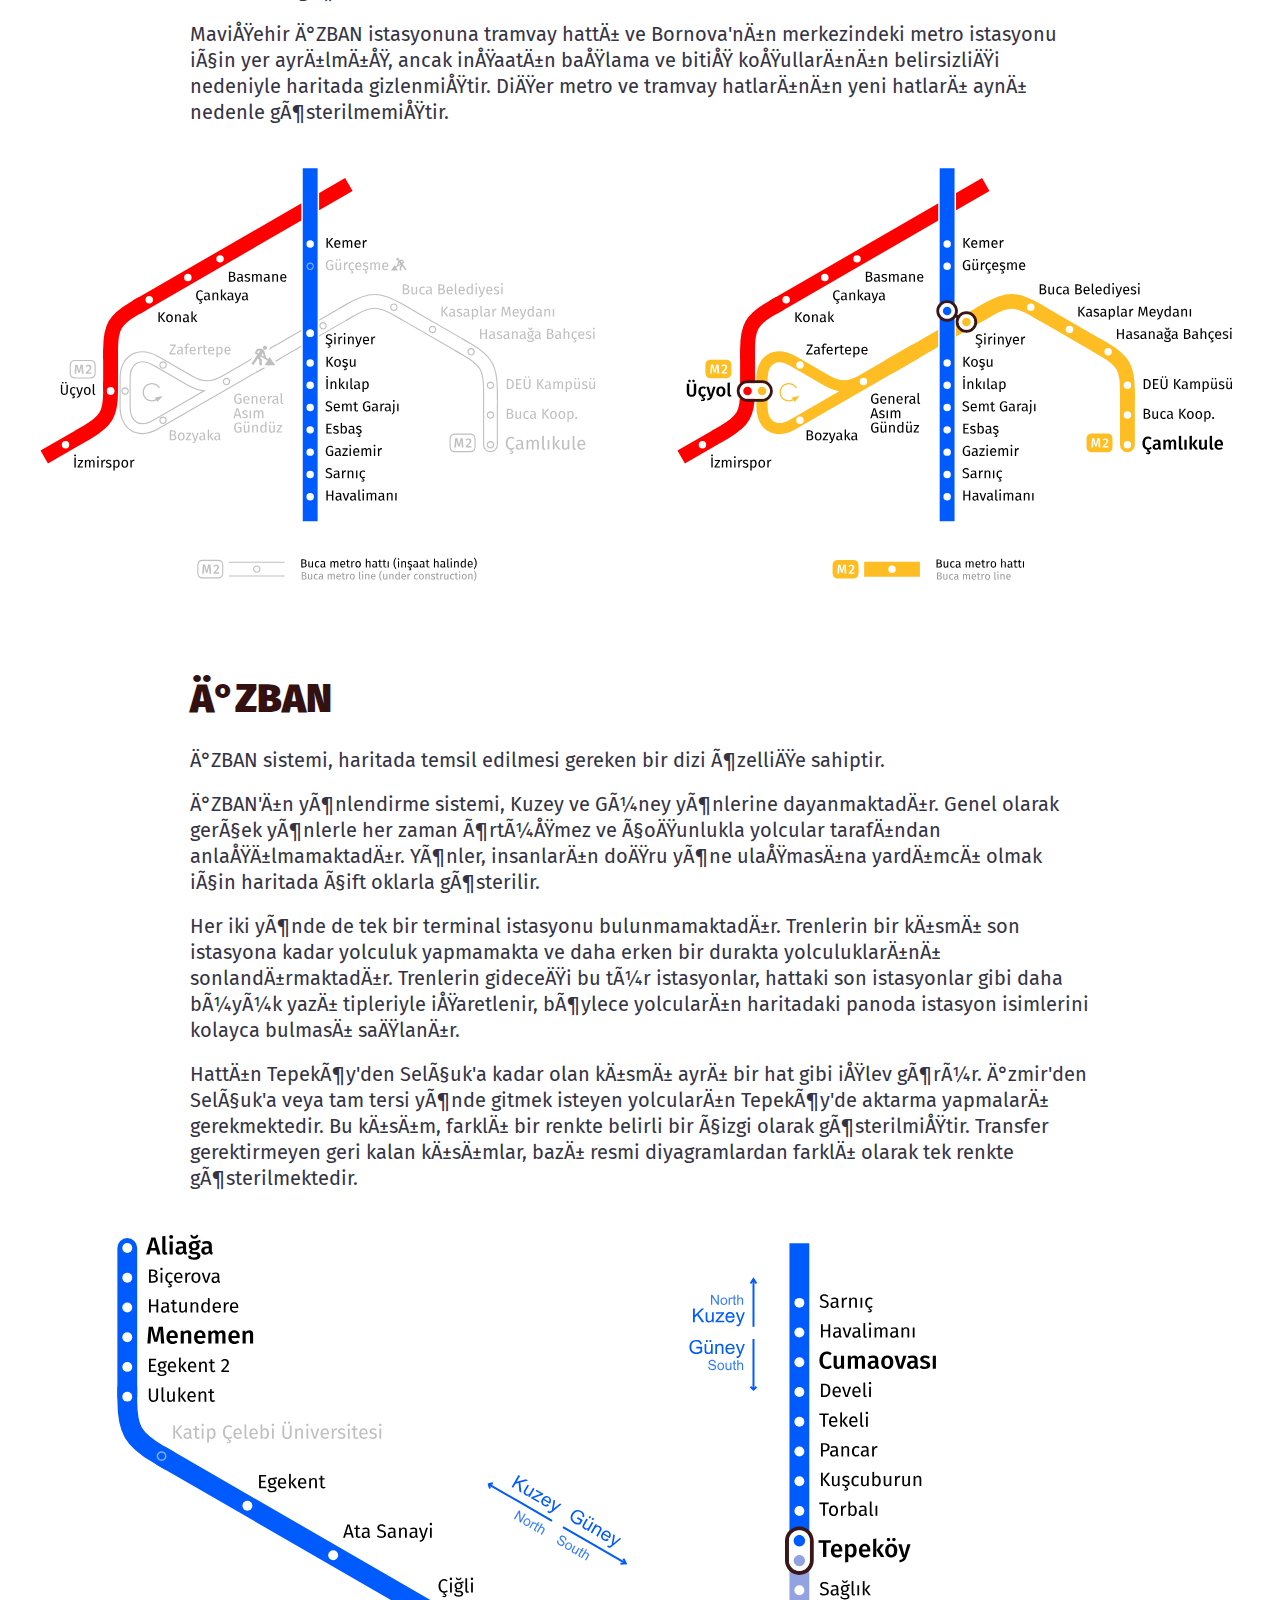
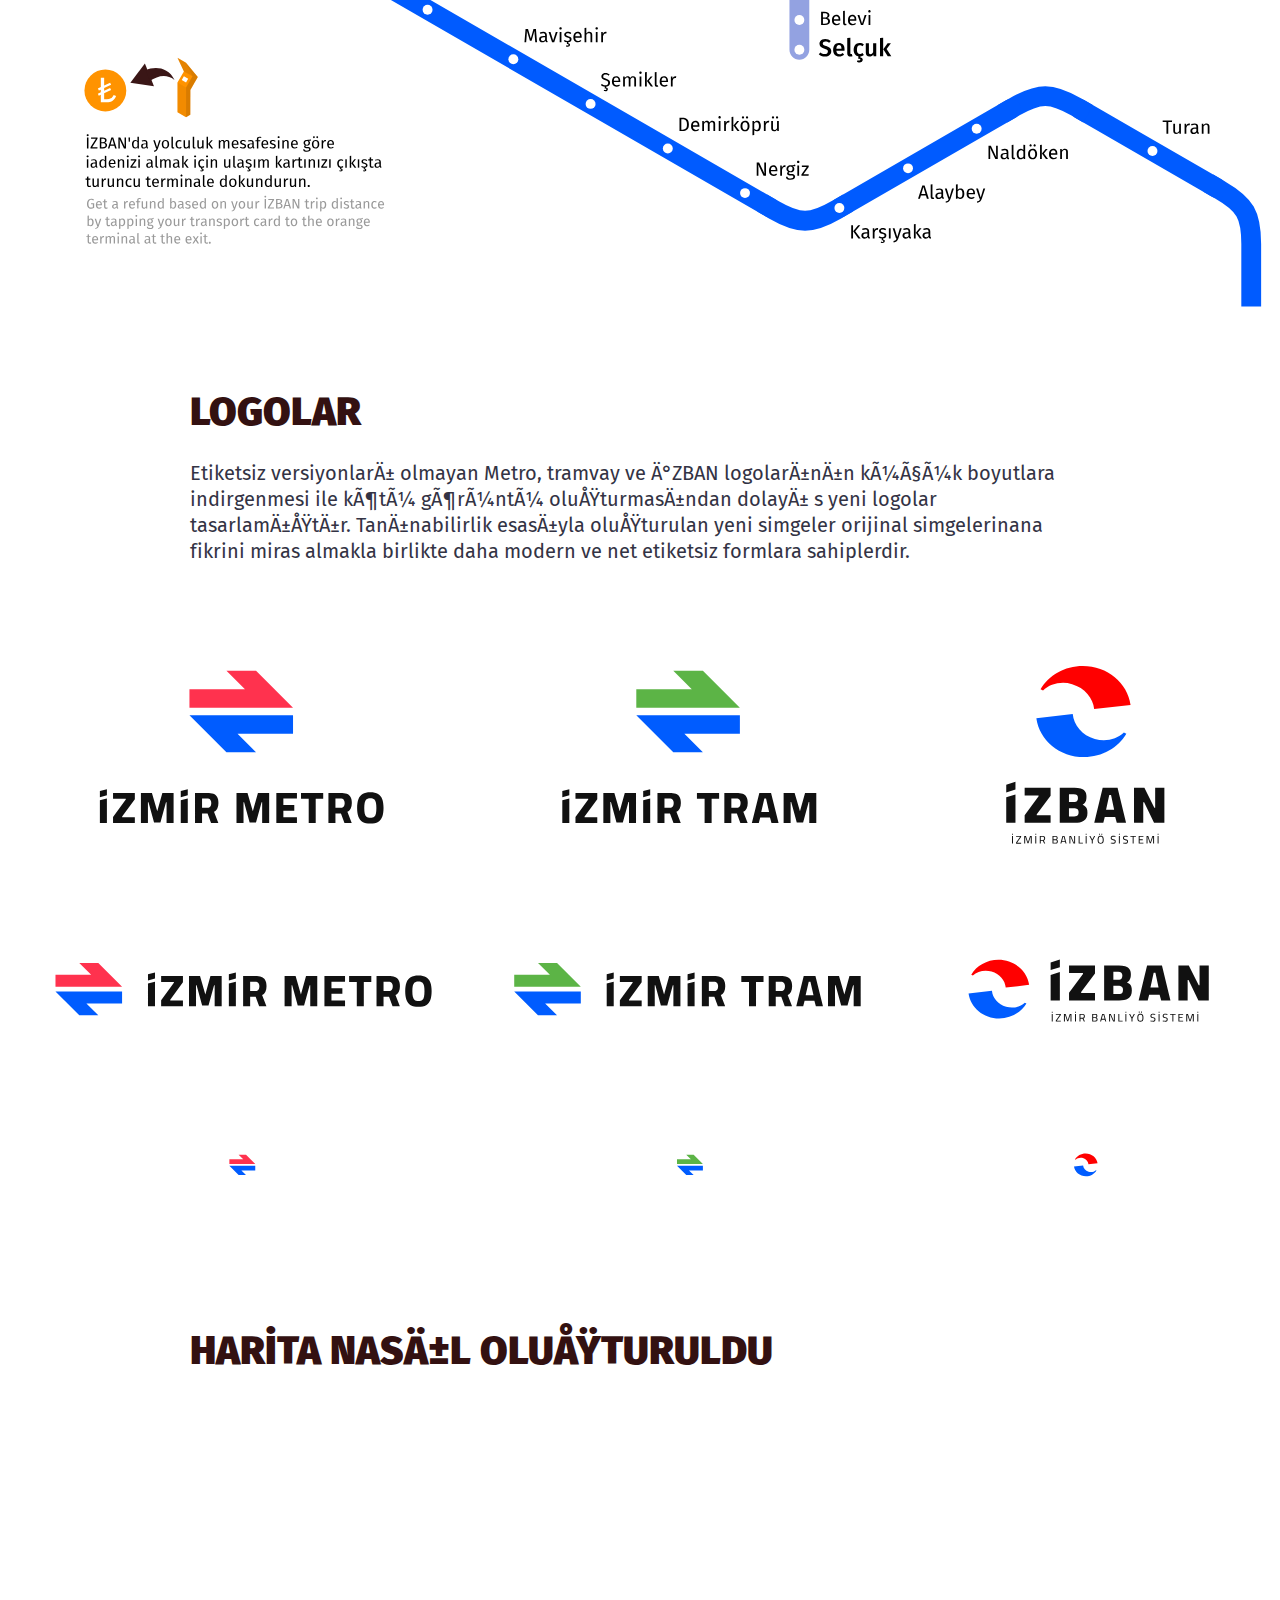
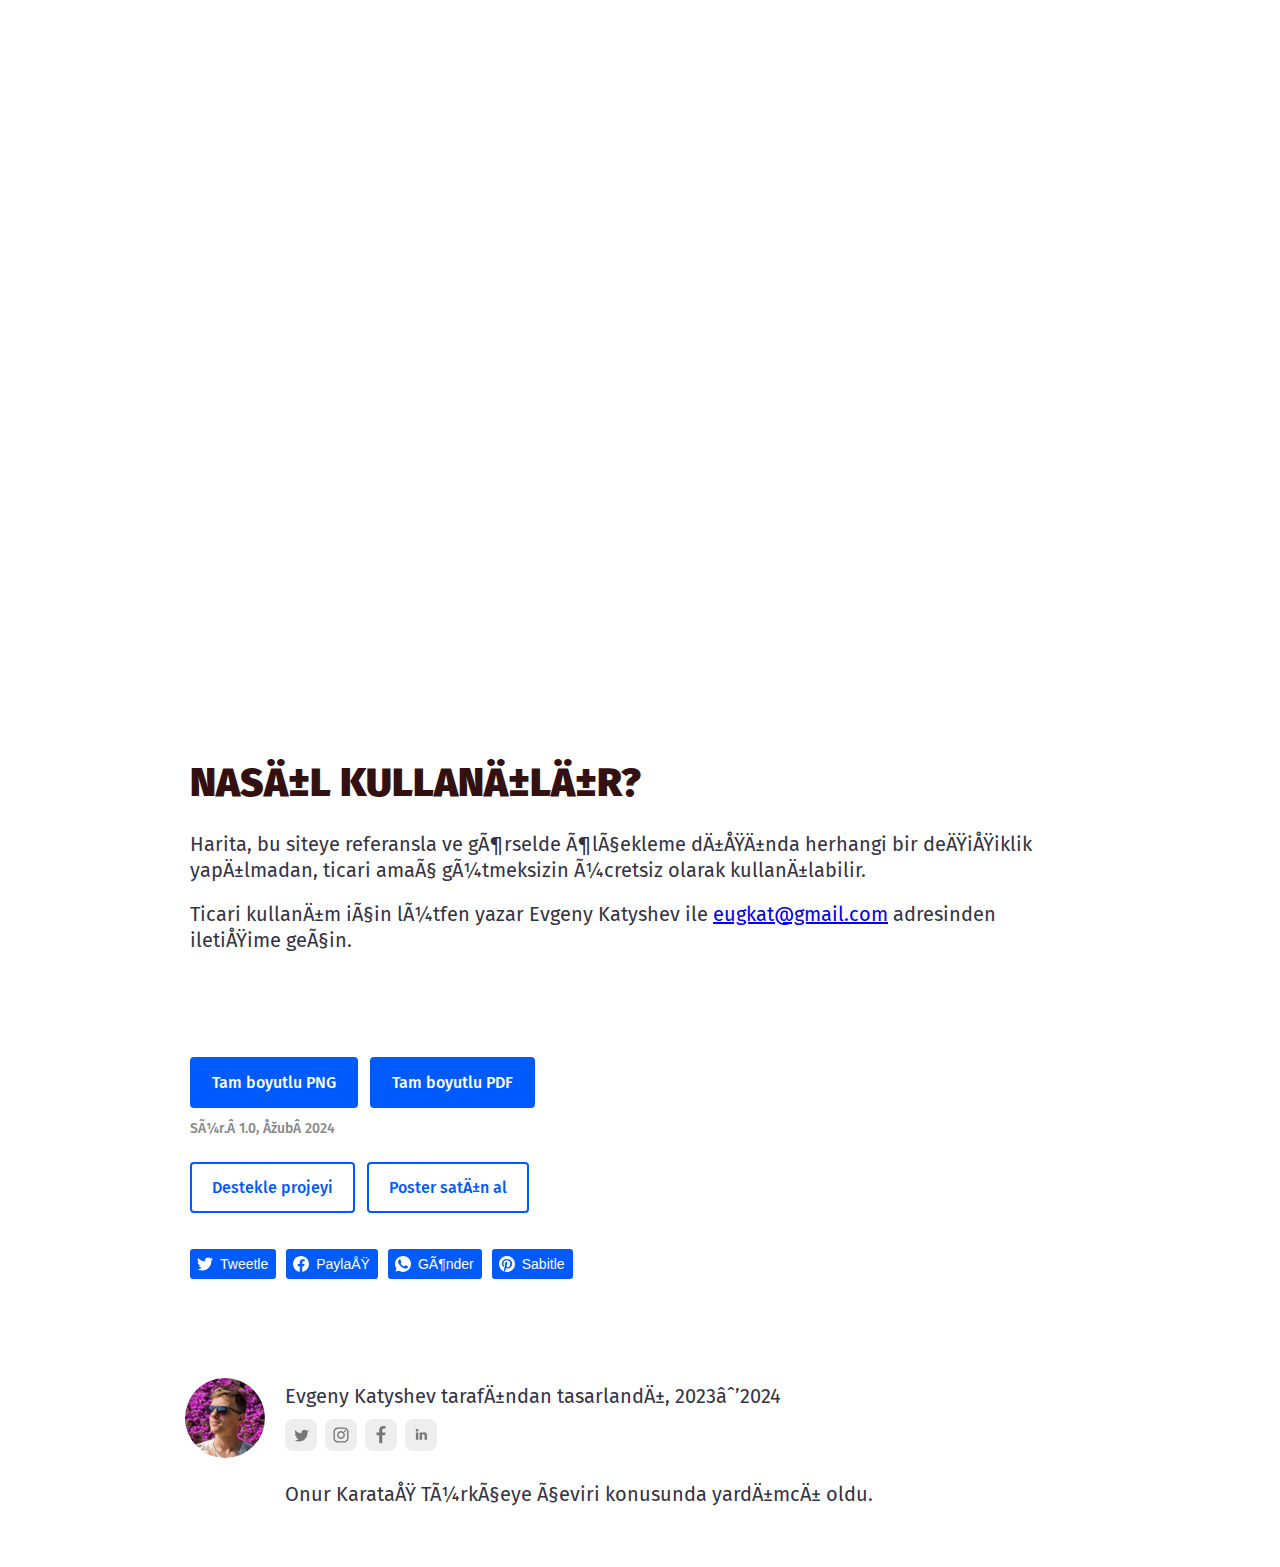
<file: beta/index.html>
<!DOCTYPE html>
<html data-page="construction" data-version="1.27.0" lang="tr">
    <head>
        <!-- Google tag (gtag.js) --> 
        <script async src="https://www.googletagmanager.com/gtag/js?id=G-J1SZ8PMDPN"></script>
        <script>
          window.dataLayer = window.dataLayer || [];
          function gtag(){dataLayer.push(arguments);}
          gtag('js', new Date());
        
          gtag('config', 'G-J1SZ8PMDPN');
        </script>
        
        <!-- Yandex.Metrika counter --> <script type="text/javascript" > (function(m,e,t,r,i,k,a){m[i]=m[i]||function(){(m[i].a=m[i].a||[]).push(arguments)}; m[i].l=1*new Date(); for (var j = 0; j < document.scripts.length; j++) {if (document.scripts[j].src === r) { return; }} k=e.createElement(t),a=e.getElementsByTagName(t)[0],k.async=1,k.src=r,a.parentNode.insertBefore(k,a)}) (window, document, "script", "https://mc.yandex.ru/metrika/tag.js", "ym"); ym(96065084, "init", { clickmap:true, trackLinks:true, accurateTrackBounce:true }); </script> <noscript><div><img src="https://mc.yandex.ru/watch/96065084" style="position:absolute; left:-9999px;" alt="" /></div></noscript> <!-- /Yandex.Metrika counter -->
        
        <meta name="viewport" content="width=device-width, initial-scale=1.0">
        <meta http-equiv="content-type" content="text/html;charset=utf-8">
        <meta http-equiv="X-UA-Compatible" content="IE=edge">
        
        <meta property="og:title" content="Yeni İzmir Metro Haritası" />
        <meta property="og:image" content="http://izmirmetromap.com.tr/img/izmirrapidtransit-small.png" />
        
        <title>İzmir Metro Haritası</title>
        
        <script src="js/likely/likely.js"></script>
        <script src="js/emerge/emerge.js"></script>

        <link rel="stylesheet" type="text/css" href="s.css" />        
        <link rel="stylesheet" href="js/likely/likely.css">
        <link rel="preconnect" href="https://fonts.googleapis.com" />
        <link rel="preconnect" href="https://fonts.gstatic.com" crossorigin />
        <link href="https://fonts.googleapis.com/css2?family=Fira+Sans:ital,wght@0,400;0,500;0,900;1,400;1,500;1,900&display=swap" rel="stylesheet" />
        <link href="https://fonts.googleapis.com/icon?family=Material+Icons" rel="stylesheet">
    </head>
    <body>
        <div id="custom-spinner" style="display: none">
            <img src="img/spinner.svg" id="custom-spinner__img" />
        </div>
        <header id="header" class="emerge" data-await="map_wrapper">
            <h1 id="title">Yeni İzmir Hızlı<br />Ulaşım Haritası</h1>
            <h2 id="sub-title"></h2>
            <span class="lang-switcher">
                <span class="lang lang_selected">TR</span>
                <a rel="alternate" hreflang="en" class="lang lang_link" href="en/">EN</a>
                <a rel="alternate" hreflang="ru" class="lang lang_link" href="ru/">RU</a>
            </span>
        </header>
        <main id="main">
            <div id="map_wrapper" class="emerge" data-spin="true" data-spin-element="custom-spinner">
                <img id="map" src="img/izmirrapidtransit.svg" alt="İzmir Metro Haritası" />
                <div id="hider"></div>
            </div>
            <section class="section section_share emerge" data-await="header">
                <div id="buttons">
                    <a target="_blank" href="img/izmirrapidtransit.png" class="button button_primary">Tam boyutlu PNG</a>
                    <a target="_blank" href="img/izmirrapidtransit.pdf" class="button button_primary">Tam boyutlu PDF</a>
                </div>
                <div id="credits_summary">Sür. 1.0, Şub 2024. Harita <a href="https://creativecommons.org/licenses/by-nc-nd/4.0/">CC BY-NC-ND</a> lisansı altında mevcuttur. <a href="#credits">Kullanma hakkında</a> daha fazla bilgi alın.</div>
                <div id="buttons">
                    <a target="_blank" href="https://www.buymeacoffee.com/ekatyshev" class="button button_secondary">Projeyi destekle</a>
                    <a target="_blank" href="https://www.redbubble.com/shop/ap/158309041" class="button button_secondary">Poster satın al</a>
                </div>
                <div id="share">
                    <div class="likely" data-title="Yeni İzmir Hızlı Ulaşım Haritası">
                        <div class="twitter" data-via="ekatyshev">Tweetle</div>
                        <div class="facebook">Paylaş</div>
                        <div class="whatsapp">Gönder</div>
                        <div class="pinterest" data-media="http://izmirmetromap.com.tr/img/izmirrapidtransit.png">Sabitle</div>
                    </div>
                </div>
            </section>
            <section class="section section_geometry emerge" data-continue="true">
                <h3 class="section__header">Şemadaki hatların şekilleri</h3>
                <p>Ulaşım şemaları, yolcuların yön bulmalarına yardımcı olmak amacıyla kullanılan işaretleri koruyan, gerçek ölçüden uzaklaşmış bir yapı kullanmaları ile bilinirler. Bu tür ulaşım şemalarının klasik birer harita olmadıkları, şemalardaki hatların formları ile vurgulanır.  Gereksinim duyulan rotanın doğal coğrafyayı takip etmesi durumunda, merkezi bölgelerde yüksek yoğunluk bölgeleri oluşurken, haritanın çeperlerinde düşük yoğunluklu ve seyrek bölgeler oluşması kaçınılmazdır. Bu nedenle, ulaşım şemalarında, yolcuların yönlerini belirlemelerine yardımcı olan sembolleri koruyarak, genel coğrafyayı deforme eden bir yapı kullanılır.</p>
                <p>İşte ulaşım sisteminin şemadaki görünümünün coğrafi harita ile olan karşılaştırmasının diyagramı.</p>
                <div class="comparing">
                    <img id="lines_geographic" src="img/geo.svg" />
                    <img id="lines_schematic" src="img/scheme.svg" />
                </div>
            </section>
            <section class="section section_grid emerge" data-continue="true">
                <h3 class="section__header">Üçgen ızgaralar</h3>
                <p>60 derecelik üçgen ızgaralar, ulaşım hatların doğal coğrafyasıyla yüksek uyum sağlamaları ve de durak etiketlerinin şemadaki yatay çizgilerle yaşadığı hizalanma problemini önlemeleri nedeni ile tercih edilir. Çiğli tramvay hattı, segmentlerinin yatay oluşu nedeniyle buna istisna olarak gösterilebilir.</p>
                <!--<div class="img__containter img__containter_left">
                    <img src="img/layout_trimmed.svg" alt="" class="img img_small" />
                </div>-->
            </section>
            <section class="section emerge" data-continue="true">
                <h3 class="section__header">Aktarmalar</h3>
                <p>Bu harita, aktarmaları daha doğru bir şekilde göstermeyi hedefler. Örneğin, Tramvay ve İZBAN arasındaki Alaybey ve Karşıyaka aktarmasının, cadde boyunca 10 dakikalık yürüyüş mesafesinde olduğu anlamına gelir. Mavişehir aktarması, yaklaşık 15 dakikalık bir yürüyüş gerektirir. Bu nedenle aktarmalar bu haritada klasik aktarma şemalarında olduğu gibi gösterilmek yerine, yolcuların başka bir istasyona ulaşmak için harcamaları gereken zamanı gösteren kesikli çizgiler kullanır. Benzer şekilde, Üçkuyular ve Alsancak'taki feribot iskelelerindeki aktarmalar da haritada yer alır.</p>
                <img src="img/transfers.svg" alt="" class="img" />
            </section>
            <section class="section section_ferry emerge" data-continue="true">
                <h3 class="section__header">Vapurlar</h3>
                <p>İzmir'de vapurlar, yolcular için büyük zaman tasarrufu sağlayan önemli bir ulaşım biçimidir. Hızlı ulaşım haritamızda vapur eklentilerini yok saymak mümkün değildir.</p>
                <p>Vapur rotaları haritada genellikle iki farklı şekilde gösterilir: tüm gün hizmeti verenler ve düzensiz rotalar. "Tüm gün hizmet verenler" ifadesi, bu rotaların hafta sonları da dahil olmak üzere tüm hafta boyunca düzenli olarak sefer yaptıkları anlamına gelir.  Bu tür rotalar kalın çizgilerle vurgulanmıştır. Diğer yandan, "düzensiz" rotalar yalnızca hafta sonları çalışmakta veya günde en fazla 4 sefer yapmaktadır. Bu tür rotalar genellikle ince, soluk çizgilerle gösterilir.</p>
                <img src="img/gulf.svg" alt="ferry schema" class="img" />
            </section>
            <section class="section emerge" data-continue="true">
                <h3 class="section__header">Renkler</h3>
                <p>Yeni şemada hatların renkleri genel olarak resmi şemanın renklerini devralır. İZBAN <strong class="blue">mavi</strong>, metro <strong class="red">kırmızı</strong> ve tramvay hatları <strong class="green">yeşil</strong> renklerle tasvir edilmiştir.</p>
                <p>Çiğli tramvay hattı resmi olarak yönlerine göre  iki farklı renkle gösterilmiştir. İç kısım mavi ve dış kısım kırmızıdır. Yeni şemada ise İZBAN ve metro hatlarından ayırt edilebilmesi için haritada <strong class="light_blue">açık mavi</strong> ve <strong class="light_red">pembe</strong> renklerle gösterilmiştir.</p>
                <p>Tüm renk tonları renk körlüğü olan kişiler tarafından ayırt edilebilecekşekilde ayarlanmıştır.</p>
                <div class="img__containter">
                    <img src="img/color-blindness.png" alt="" class="img img_color img_full-with" />
                </div>
            </section>
            <section class="section emerge" data-continue="true">
                <h3 class="section__header">Görünümler</h3>
                <p>Şema başlangıçta birkaç yıl içinde açılması planlanan Buca metro hattını göstermek üzere tasarlanmıştır. İnşa halindeki iki İZBAN istasyonu da özel işaretlerle gösterilmiştir.</p>
                <p>Mavişehir İZBAN istasyonuna tramvay hattı ve Bornova'nın merkezindeki metro istasyonu için yer ayrılmış, ancak inşaatın başlama ve  bitiş koşullarının belirsizliği nedeniyle haritada gizlenmiştir. Diğer metro ve tramvay hatlarının yeni hatları aynı nedenle gösterilmemiştir.</p>
                <img src="img/prospects.svg" alt="" />
            </section>
            <section class="section emerge" data-continue="true">
                <h3 class="section__header">İZBAN</h3>
                <p>İZBAN sistemi, haritada temsil edilmesi gereken bir dizi özelliğe sahiptir.</p>
                <p>İZBAN'ın yönlendirme sistemi, Kuzey ve Güney yönlerine dayanmaktadır. Genel olarak gerçek yönlerle her zaman örtüşmez ve çoğunlukla  yolcular tarafından anlaşılmamaktadır. Yönler, insanların doğru yöne ulaşmasına yardımcı olmak için haritada çift oklarla gösterilir.</p>
                <p>Her iki yönde de tek bir terminal istasyonu bulunmamaktadır. Trenlerin bir kısmı son istasyona kadar yolculuk yapmamakta ve daha erken bir durakta yolculuklarını sonlandırmaktadır. Trenlerin gideceği bu tür istasyonlar, hattaki son istasyonlar gibi daha büyük yazı tipleriyle işaretlenir, böylece yolcuların haritadaki panoda istasyon isimlerini kolayca bulması sağlanır.</p>
                <p>Hattın Tepeköy'den Selçuk'a kadar olan kısmı ayrı bir hat gibi işlev görür. İzmir'den Selçuk'a veya tam tersi yönde gitmek isteyen yolcuların Tepeköy'de aktarma yapmaları gerekmektedir. Bu kısım, farklı bir renkte belirli bir çizgi olarak gösterilmiştir. Transfer gerektirmeyen geri kalan kısımlar, bazı resmi diyagramlardan farklı olarak tek renkte gösterilmektedir.</p>
                <img src="img/izban.svg" alt="" />
            </section>
            <section class="section emerge" data-continue="true">
                <h3 class="section__header">Logolar</h3>
                <p>Etiketsiz versiyonları olmayan Metro, tramvay ve İZBAN logolarının küçük boyutlara indirgenmesi ile kötü görüntü oluşturmasından dolayı s yeni logolar tasarlamıştır. Tanınabilirlik esasıyla oluşturulan yeni simgeler orijinal simgelerinana fikrini miras almakla birlikte daha modern ve net etiketsiz formlara sahiplerdir.</p>
                <img src="img/logos.svg" alt="" class="img img_full-with" />
            </section>
            <section class="section emerge" data-continue="true">
                <h3 class="section__header">Harita nasıl oluşturuldu</h3>
                <div id="video">
                    <iframe width="100%" height="100%" src="https://www.youtube.com/embed/rpD-PeEAYxg?si=aGz1r9xsX37oJlf4" title="YouTube video player" frameborder="0" allow="accelerometer; autoplay; clipboard-write; encrypted-media; gyroscope; picture-in-picture; web-share" allowfullscreen></iframe>
                </div>
            </section>
            <section class="section section_using emerge" data-continue="true">
                <h3 class="section__header">Nasıl kullanılır?</h3>
                <p>Harita, bu siteye referansla ve görselde ölçekleme dışında herhangi bir değişiklik yapılmadan, ticari amaç gütmeksizin ücretsiz olarak kullanılabilir.</p>
                <p>Ticari kullanım için lütfen yazar Evgeny Katyshev ile <a href="mailto:eugkat@gmail.com">eugkat@gmail.com</a> adresinden  iletişime geçin.</p>
            </section>
            <section class="section section_share emerge" data-continue="true">
                <div id="buttons">
                    <a target="_blank" href="img/izmirrapidtransit.png" class="button button_primary">Tam boyutlu PNG</a>
                    <a target="_blank" href="img/izmirrapidtransit.pdf" class="button button_primary">Tam boyutlu PDF</a>
                </div>
                <div id="credits_summary">Sür. 1.0, Şub 2024</div>
                <div id="buttons">
                    <a href="https://www.buymeacoffee.com/ekatyshev" class="button button_secondary">Destekle projeyi</a>
                    <a href="https://www.redbubble.com/shop/ap/158309041" class="button button_secondary">Poster satın al</a>
                </div>
                <div id="share">
                    <div class="likely" data-title="Yeni İzmir Hızlı Ulaşım Haritası">
                        <div class="twitter" data-via="ekatyshev">Tweetle</div>
                        <div class="facebook">Paylaş</div>
                        <div class="whatsapp">Gönder</div>
                        <div class="pinterest" data-media="izmirrapidtransitmap.png">Sabitle</div>
                    </div>
                </div>
            </section>
            <section class="section emerge" data-continue="true" id="credits">
                <!--<h3 class="section__header">Yazar</h3>-->
                <div class="bio">
                    <img class="portrait" src="img/portrait.jpg" alt="Evgeny Katyshev" />
                    <div class="about">
                        <span>Evgeny Katyshev tarafından tasarlandı, 2023−2024</span>
                        <span class="social-links">
                            <a href="https://twitter.com/ekatyshev" class="social-link social-link_twitter">
                                <svg width="32" height="32" viewBox="0 0 32 32" fill="none" xmlns="http://www.w3.org/2000/svg">
                                    <path d="M26.6 10.9C25.9 11.2 25.1 11.4 24.3 11.5C25.1 11 25.8 10.2 26.1 9.3C25.3 9.8 24.5 10.1 23.5 10.3C22.8 9.5 21.7 9 20.6 9C18.4 9 16.6 10.8 16.6 13C16.6 13.3 16.6 13.6 16.7 13.9C13.4 13.7 10.4 12.1 8.39999 9.7C8.09999 10.3 7.89999 11 7.89999 11.7C7.89999 13.1 8.6 14.3 9.7 15C9 15 8.39999 14.8 7.89999 14.5C7.89999 16.4 9.29999 18.1 11.1 18.4C10.8 18.5 10.4 18.5 10 18.5C9.7 18.5 9.5 18.5 9.2 18.4C9.7 20 11.2 21.2 13 21.2C11.6 22.3 9.9 22.9 8 22.9C7.7 22.9 7.4 22.9 7 22.8C8.8 23.9 10.9 24.6 13.2 24.6C20.6 24.6 24.6 18.5 24.6 13.2V12.7C25.4 12.4 26.1 11.7 26.6 10.9Z" fill="white"/>
                                </svg>
                            </a>
                            <a href="https://instagram.com/evgenykatyshev" class="social-link social-link_instagram">
                                <svg width="32" height="32" viewBox="0 0 32 32" fill="none" xmlns="http://www.w3.org/2000/svg">
                                    <path d="M16 7.80723C18.6506 7.80723 19.0121 7.80723 20.0964 7.80723C21.0602 7.80723 21.5422 8.04819 21.9036 8.16868C22.3855 8.40964 22.747 8.53012 23.1084 8.89157C23.4699 9.25301 23.7108 9.61446 23.8313 10.0964C23.9518 10.4578 24.0723 10.9398 24.1928 11.9036C24.1928 12.988 24.1928 13.2289 24.1928 16C24.1928 18.7711 24.1928 19.0121 24.1928 20.0964C24.1928 21.0602 23.9518 21.5422 23.8313 21.9036C23.5904 22.3855 23.4699 22.747 23.1084 23.1084C22.747 23.4699 22.3855 23.7108 21.9036 23.8313C21.5422 23.9518 21.0602 24.0723 20.0964 24.1928C19.0121 24.1928 18.7711 24.1928 16 24.1928C13.2289 24.1928 12.988 24.1928 11.9036 24.1928C10.9398 24.1928 10.4578 23.9518 10.0964 23.8313C9.61446 23.5904 9.25301 23.4699 8.89157 23.1084C8.53012 22.747 8.28916 22.3855 8.16868 21.9036C8.04819 21.5422 7.92771 21.0602 7.80723 20.0964C7.80723 19.0121 7.80723 18.7711 7.80723 16C7.80723 13.2289 7.80723 12.988 7.80723 11.9036C7.80723 10.9398 8.04819 10.4578 8.16868 10.0964C8.40964 9.61446 8.53012 9.25301 8.89157 8.89157C9.25301 8.53012 9.61446 8.28916 10.0964 8.16868C10.4578 8.04819 10.9398 7.92771 11.9036 7.80723C12.988 7.80723 13.3494 7.80723 16 7.80723ZM16 6C13.2289 6 12.988 6 11.9036 6C10.8193 6 10.0964 6.24096 9.49398 6.48193C8.89157 6.72289 8.28916 7.08434 7.68675 7.68675C7.08434 8.28916 6.84337 8.77109 6.48193 9.49398C6.24096 10.0964 6.12048 10.8193 6 11.9036C6 12.988 6 13.3494 6 16C6 18.7711 6 19.0121 6 20.0964C6 21.1807 6.24096 21.9036 6.48193 22.506C6.72289 23.1084 7.08434 23.7108 7.68675 24.3133C8.28916 24.9157 8.77109 25.1566 9.49398 25.5181C10.0964 25.759 10.8193 25.8795 11.9036 26C12.988 26 13.3494 26 16 26C18.6506 26 19.0121 26 20.0964 26C21.1807 26 21.9036 25.759 22.506 25.5181C23.1084 25.2771 23.7108 24.9157 24.3133 24.3133C24.9157 23.7108 25.1566 23.2289 25.5181 22.506C25.759 21.9036 25.8795 21.1807 26 20.0964C26 19.0121 26 18.6506 26 16C26 13.3494 26 12.988 26 11.9036C26 10.8193 25.759 10.0964 25.5181 9.49398C25.2771 8.89157 24.9157 8.28916 24.3133 7.68675C23.7108 7.08434 23.2289 6.84337 22.506 6.48193C21.9036 6.24096 21.1807 6.12048 20.0964 6C19.0121 6 18.7711 6 16 6Z" fill="white"/>
                                    <path d="M16 10.8193C13.1084 10.8193 10.8193 13.1084 10.8193 16C10.8193 18.8916 13.1084 21.1807 16 21.1807C18.8916 21.1807 21.1807 18.8916 21.1807 16C21.1807 13.1084 18.8916 10.8193 16 10.8193ZM16 19.3735C14.1928 19.3735 12.6265 17.9277 12.6265 16C12.6265 14.1928 14.0723 12.6265 16 12.6265C17.8072 12.6265 19.3735 14.0723 19.3735 16C19.3735 17.8072 17.8072 19.3735 16 19.3735Z" fill="white"/>
                                    <path d="M21.3012 11.9036C21.9666 11.9036 22.506 11.3642 22.506 10.6988C22.506 10.0334 21.9666 9.49398 21.3012 9.49398C20.6358 9.49398 20.0964 10.0334 20.0964 10.6988C20.0964 11.3642 20.6358 11.9036 21.3012 11.9036Z" fill="white"/>
                                </svg>
                            </a>
                            <a href="https://facebook.com/ekatyshev" class="social-link social-link_facebook">
                                <svg width="32" height="32" viewBox="0 0 32 32" fill="none" xmlns="http://www.w3.org/2000/svg">
                                    <path d="M17.6571 16.3648H21.3793L21.9637 12.5605H17.6563V10.4813C17.6563 8.90099 18.1696 7.49962 19.6389 7.49962H22V4.17974C21.5852 4.12338 20.7078 4 19.05 4C15.5882 4 13.5587 5.8393 13.5587 10.0297V12.5605H10V16.3648H13.5587V26.821C14.2634 26.9276 14.9773 27 15.7101 27C16.3724 27 17.0189 26.9391 17.6571 26.8522V16.3648Z" fill="white"/>
                                </svg>
                            </a>
                            <a href="https://linkedin.com/in/ekatyshev" class="social-link social-link_linkedin">
                                <svg width="32" height="32" viewBox="0 0 32 32" fill="none" xmlns="http://www.w3.org/2000/svg">
                                    <path d="M24 16.7444V22.2601H20.7713V17.0807C20.7713 15.8027 20.3004 14.9283 19.157 14.9283C18.2825 14.9283 17.7444 15.5336 17.5426 16.0718C17.4753 16.2735 17.4081 16.5426 17.4081 16.8789V22.2601H14.1794C14.1794 22.2601 14.2466 13.5157 14.1794 12.6413H17.4081V13.9865C17.8117 13.3139 18.6188 12.3722 20.3004 12.3722C22.3856 12.3722 24 13.7848 24 16.7444ZM10.8161 8C9.73991 8 9 8.73991 9 9.68161C9 10.6233 9.67264 11.3632 10.7489 11.3632C11.8924 11.3632 12.565 10.6233 12.565 9.68161C12.6323 8.67265 11.9596 8 10.8161 8ZM9.20179 22.2601H12.4305V12.6413H9.20179V22.2601Z" fill="white"/>
                                </svg>
                            </a>
                        </span>
                    </div>
                    <div class="contributors">Onur Karataş Türkçeye çeviri konusunda yardımcı oldu.</div>
                </div>
            </section>
        </main>
    </body>
</html>
</file>
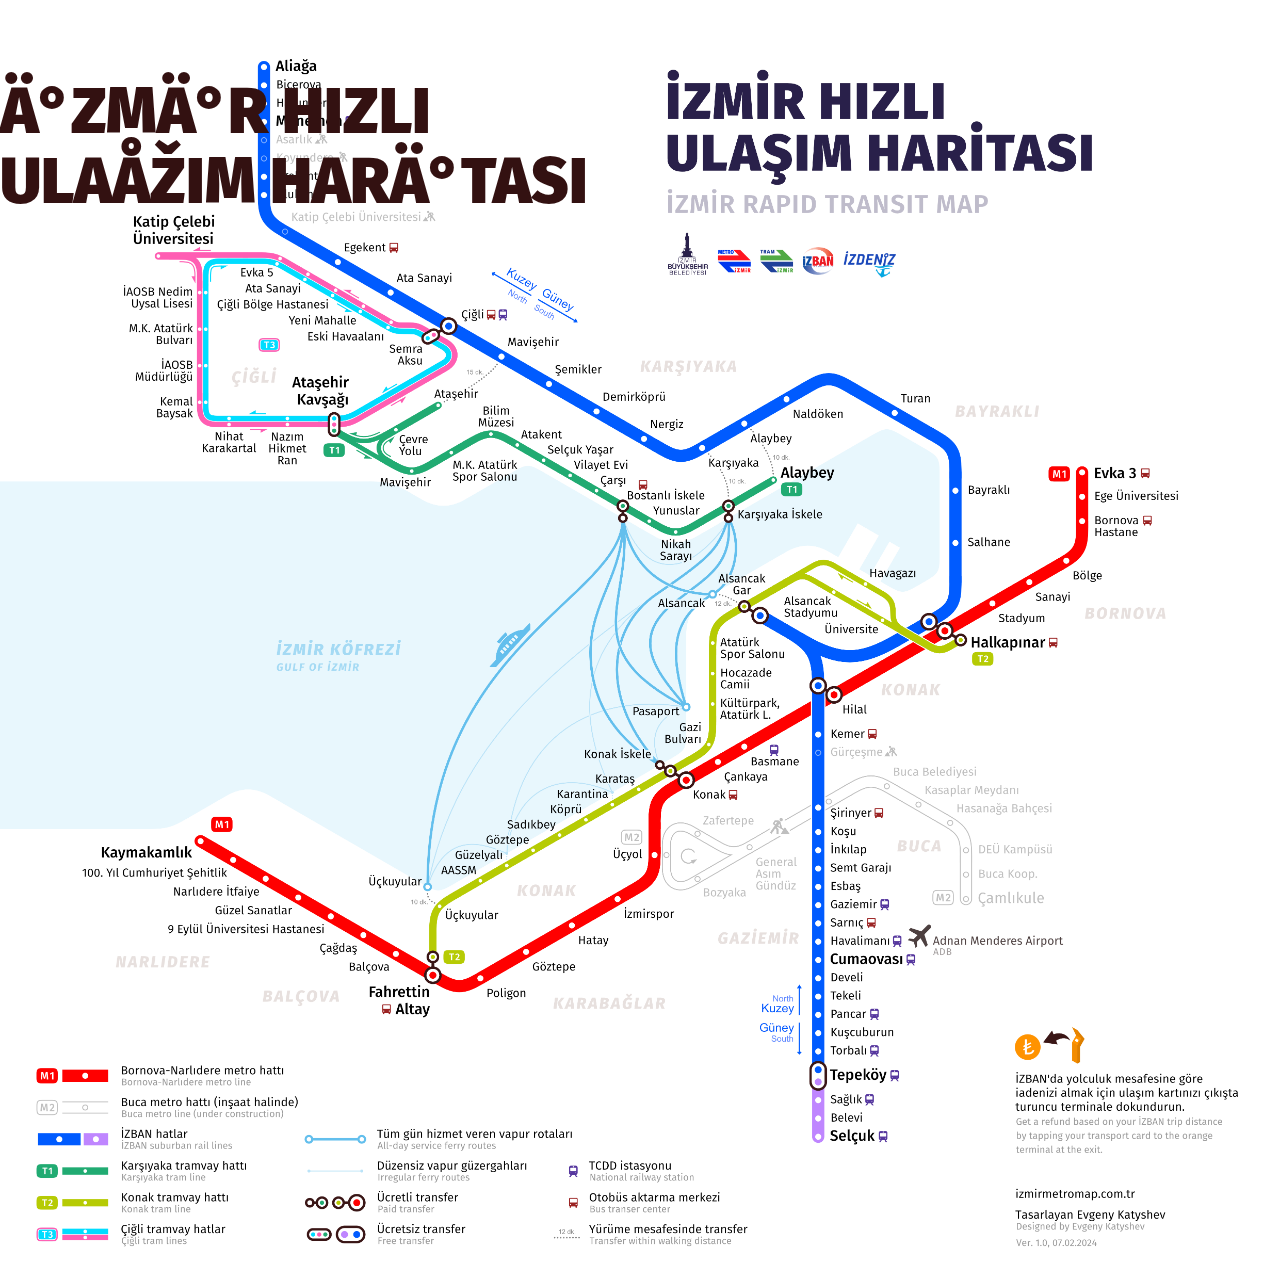
<file: index2.html>
<!DOCTYPE html>
<html data-page="construction" data-version="1.27.0" lang="tr">
    <head>
        <!-- Google tag (gtag.js) --> 
        <script async src="https://www.googletagmanager.com/gtag/js?id=G-J1SZ8PMDPN"></script>
        <script>
          window.dataLayer = window.dataLayer || [];
          function gtag(){dataLayer.push(arguments);}
          gtag('js', new Date());
        
          gtag('config', 'G-J1SZ8PMDPN');
        </script>
        
        <!-- Yandex.Metrika counter --> <script type="text/javascript" > (function(m,e,t,r,i,k,a){m[i]=m[i]||function(){(m[i].a=m[i].a||[]).push(arguments)}; m[i].l=1*new Date(); for (var j = 0; j < document.scripts.length; j++) {if (document.scripts[j].src === r) { return; }} k=e.createElement(t),a=e.getElementsByTagName(t)[0],k.async=1,k.src=r,a.parentNode.insertBefore(k,a)}) (window, document, "script", "https://mc.yandex.ru/metrika/tag.js", "ym"); ym(96065084, "init", { clickmap:true, trackLinks:true, accurateTrackBounce:true }); </script> <noscript><div><img src="https://mc.yandex.ru/watch/96065084" style="position:absolute; left:-9999px;" alt="" /></div></noscript> <!-- /Yandex.Metrika counter -->
        
        <meta http-equiv="content-type" content="text/html;charset=utf-8">
        <meta http-equiv="X-UA-Compatible" content="IE=edge">
        <title>İzmir metro map</title>
        
        <link rel="stylesheet" type="text/css" href="s.css" />
        <link rel="preconnect" href="https://fonts.googleapis.com">
        <link rel="preconnect" href="https://fonts.gstatic.com" crossorigin>
        <link href="https://fonts.googleapis.com/css2?family=Fira+Sans:ital,wght@0,400;0,500;0,900;1,400;1,500;1,900&display=swap" rel="stylesheet">
    </head>
    <body>
        <img id="map" src="last.png" />
        <h1 id="title">İZMİR HIZLI<br />ULAŞIM HARİTASI</h1>
    </body>
</html>
</file>
<file: s.css>
:root {
  --acсent-blue: #005bff;
  --acсent-red: #ff0000;
  --header: #311;
}



body {
    font-family: "Fira Sans", sans-serif;
    margin: 0;
    padding: 0;
    color: #334;
}

@keyframes rotating {
    0% {
        transform: rotate(0);
    }
    50% {
        transform: rotate(180deg);
    }
    100% {
        transform: rotate(360deg);
    }
}

#custom-spinner {
    position: fixed;
    width: 100%;
    height: 100vh;
    top: 0;
    left: 0;
    bottom: 0;
}

#custom-spinner__img {
    width: 40px;
    position: absolute;
    left: 50%;
    top: 50%;
    margin: -20px;
    animation-name: rotating;
    animation-duration: 1.5s;
    animation-iteration-count: infinite;
    animation-timing-function: linear;
}

#header {
    position: absolute;
    top: 0;
    right: 0;
    width: 55%;
    height: 25vw;
    z-index: 9999;
}

#title {
    position: absolute;
    top: 6vw;
    left: 0;
    font-size: 5vw;
    font-weight: 900;
    text-transform: uppercase;
    line-height: 1.1;
    margin: 0;
    color: var(--header);
}

#sub-title {
    display: none;
    color: var(--header);
}

.lang-switcher {
    position: absolute;
    top: 2vw;
    right: 2vw;
}

.lang {
    display: inline-block;
    font-size: 16px;
    margin: 0 .15vw;
    font-weight: 500;
}

.lang_selected {
    color: var(--header);
}

.lang_link,
.lang_link:visited {
    color: var(--acсent-blue);
    text-decoration: none;
}

.lang_link:hover {
    color: var(--acсent-red);
}

#main {
    margin: 0;
    padding: 0;
    position: relative;
}

#map_wrapper {
    margin: 0;
    padding: 0;
    position: relative;
}

#map {
    margin: 0;
    padding: 0;
    width: 100%;
    height: auto;
}

#hider {
    display: block;
    background: rgba(255, 255, 255, 1);
    position: absolute;
    top: 0;
    right: 0;
    width: 50vw;
    height: 25vw;
}

.section {
    display: block;
    margin: 0 0 60px 0;
    position: relative;
}

.section_share {
    padding: 20px 0;
}

.section_grid {
    background: url(img/grid.svg) no-repeat center top;
    background-size: cover;
    padding: 40px 0 20px 0;
}

.section__header {
    font-size: 3.5vw;
    font-size: 40px;
    font-weight: 900;
    max-width: 900px;
    margin: 0 auto 24px;
    padding: 0 20px;
    text-transform: uppercase;
    color: var(--header);
}

.section p {
    font-size: 20px;
    line-height: 1.3;
    max-width: 900px;
    margin: 0 auto 18px;
    padding: 0 20px;
}

.section_grid p {
    text-shadow: 1px 1px 0 #fff, -1px -1px 0 #fff, -1px 1px 0 #fff, 1px -1px 0 #fff;
}

strong {
    font-weight: 500;
}

.blue {
    color: #005bff;
}

.red {
    color: #f00;
}

.green {
    color: #1e9a53;
}

.light_blue {
    color: #00ddff;
}

.light_red {
    color: #ff5eb3;
}

#buttons {
    max-width: 900px;
    margin: 0 auto;
    padding: 24px 20px 12px;
    font-size: 0;
}

.button {
    display: inline-block;
    font-size: 16px;
    font-weight: 500;
    padding: 14px 20px;
    border-radius: 4px;
    text-decoration: none;
    border: 2px solid var(--acсent-blue);
    text-align: center;
    box-sizing: border-box;
}

.button + .button {
    margin-left: 12px;
}

.button_primary {
    background: var(--acсent-blue);
    color: #fff;
}

.button_secondary {
    color: var(--acсent-blue);
}

.button_primary:hover,
.button_primary:active {
    background: var(--acсent-red);
    border-color: var(--acсent-red);
}

.button_secondary:hover,
.button_secondary:active {
    border-color: var(--acсent-red);
    color: var(--acсent-red);
}

#credits_summary {
    max-width: 900px;
    margin: 0 auto;
    font-size: 14px;
    line-height: 1.3;
    font-weight: 500;
    color: #888;
    padding: 0 20px;
}

#credits_summary a,
#credits_summary a:visited {
    color: #555;
    text-decoration: none;
    border-bottom: 1px solid #555;
}

#credits_summary a:hover,
#credits_summary a:active {
    color: var(--acсent-red);
    text-decoration: none;
    border-bottom: 2px solid var(--acсent-red);
}

#share {
    max-width: 900px;
    margin: 0 auto;
    padding: 24px 20px;
}

.comparing {
    margin: 0 auto;
    width: 100%;
    display: flex;
    align-items: flex-start;
    flex-wrap: wrap;
    justify-content: center;
    gap: 3%;
}

.comparing img {
    border-radius: 1vw;
    width: 45%;
}

.img {
    display: inline-block;
}

.img__containter {
    width: 100%;
    text-align: center;
}

.img__containter_left {
    max-width: 900px;
    margin: 0 auto;
    text-align: left;
}

.img_full-with {
    width: 100%;
}

.img_small {
    width: 100%;
    max-width: 400px;
    margin: 0 auto;
}

.img_bordered {
    outline: 1px solid rgba(0, 0, 0, .05);
    outline-offset: -1px;
}

.img_color {
    max-width: 1020px;
}

#izban-1 {
    width: 490px;
}

#izban-2 {
    width: 265px;
}

#video {
    width: 90vw;
    height: 90vw;
    max-width: 900px;
    max-height: 900px;
    margin: 0 auto;
}

.bio {
    max-width: 900px;
    padding: 0 20px;
    margin: 0 auto 30px;
    position: relative;
    font-size: 20px;
    line-height: 1.3;
}

.portrait {
    width: 80px;
    border-radius: 50%;
    float: left;
    margin: -5px 20px 20px -5px;
}

.about {
    display: block;
}

.contributors {
    font-size: 20px;
    padding: 0 20px;
    max-width: 900px;
    margin: 0 auto 20px auto;
    clear: both;
}

.dates {
    max-width: 900px;
    margin: 40px auto 0;
    color: #999;
    padding: 0 20px;
    clear: both;
}

.contributors p,
.dates p {
    padding-left: 95px;
}

.dates p {
    font-size: 16px;
}

.social-links {
    display: block;
    padding: 0 20px;
    margin: 10px 0 0 0;
    font-size: 0;
}

.social-link {
    background: #eee;
    display: inline-block;
    border-radius: 8px;
    width: 32px;
    height: 32px;
    margin-right: 8px;
}

.social-link svg {
    position: relative;
    width: 24px;
    height: 24px;
    top: 4px;
    left: 4px;
}

.social-link path {
    fill: #777;
}

.social-link:hover path {
    fill: #fff;
}

.social-link_mastodon:hover {
    background: #563acc;
}

.social-link_twitter:hover {
    background: #000;
}

.social-link_facebook:hover {
    background: #0866ff;
}

.social-link_instagram:hover {
    background: radial-gradient(230.93% 230.93% at 102.01% 2.03%, #F9ED32 0%, #EE2A7B 36%, #D22A8A 44%, #8B2AB2 60%, #1B2AF0 83%, #002AFF 88%);
}

.social-link_linkedin:hover {
    background: #0a66c2;
}

@media only screen and (max-width: 600px) {

    #main {
        *padding: 35vw 0 0 0;
    }
    
    #header {
        position: relative;
        width: 100%;
        height: auto;
    }
    
    #title {
        position: relative;
        top: 0;
        left: 0;
        font-size: 10vw;
        font-weight: 900;
        text-transform: uppercase;
        line-height: 1.1;
        margin: 4vw 0 3vw;
        text-align: center;
    }
    
    #sub-title {
        display: none;
    }
    
    .lang-switcher {
        *background: #f99;
        display: block;
        width: 100%;
        text-align: center;
        position: static;
    }

    .lang {
        font-size: 5vw;
    }
    
    #credits_summary {
        text-align: center;
    }
    
    #share {
        text-align: center;
    }
    
    .button {
        width: 100%;
        margin-right: 0;
        margin-bottom: 12px;
    }

    .button + .button {
        margin-left: 0;
    }
    
}
</file>
<file: js/likely/likely.css>
/*! * Likely 3.2.0 by Nikolay Rys (linkedin.com/in/nikolay-rys), Ilya Birman (ilyabirman.net), and contributors. * Special thanks to Viktor Karpov (twitter.com/vitkarpov), Ivan Akulov (iamakulov.com), Evgeny Steblinsky (volter9.github.io), and Artem Sapegin (sapegin.me). */






:root {
  --acсent-blue: #005bff;
  --acсent-red: #ff0000;
}



.likely{
    opacity:0;
    transition:opacity .1s ease-in;
    display:inline-flex;
    flex-wrap:wrap;
    justify-content:center;
    font-size:0!important;
    text-indent:0!important
}
.likely *{
    visibility:hidden;
    display:inline-block
}
.likely_ready,.likely_visible{
    opacity:1
}
.likely_ready *,.likely_visible *{
    visibility:inherit
}
.likely__button{
    position:relative;
    cursor:pointer;
    user-select:none;
}
.likely__counter{
    display:none;
    position:relative;
    text-align:center;
    background-size:1px 1px;
    background-repeat:repeat-y;
    background-image:linear-gradient(90deg,rgba(0,0,0,.2) 0,transparent .5px,transparent)
}
.likely__widget,.likely__widget:visited{
    all:initial;
    display:inline-block;
    position:relative;
    white-space:nowrap;
    color:#fff;
    background: var(--acсent-blue);
    padding: 4px;
}
.likely__widget:active,.likely__widget:focus,.likely__widget:hover,.likely__widget:visited:active,.likely__widget:visited:focus,.likely__widget:visited:hover{
    transition:none;
    cursor:pointer;
    padding: 4px;
}
@media (hover:none){
    .likely__widget:active,.likely__widget:focus,.likely__widget:hover,.likely__widget:visited:active,.likely__widget:visited:focus,.likely__widget:visited:hover{
        cursor:unset;
        padding: 4px;
    }
}
.likely__icon{
    position:relative;
    text-align:left
}
.likely svg{
    position:absolute;
    left:50%;
    top:50%;
    transform:translate(-50%,-50%)
}
.likely__button,.likely__counter{
    font-weight:400;
    font-family:Helvetica Neue,Arial,sans-serif;
    text-decoration:none;
    text-rendering:optimizeLegibility;
    -webkit-font-smoothing:antialiased;
    -moz-osx-font-smoothing:grayscale;
    margin:0;
    outline:0;
    line-height:inherit;
    cursor:inherit
}
.likely__button:empty{
    display:none
}
.likely_ready .likely__counter{
    display:inline-block
}
.likely_ready .likely__counter_empty{
    display:none
}
.likely__button,.likely__counter,.likely__icon,.likely__widget,.likely__widget:visited{
    vertical-align:top;
}
.likely__icon{
    margin-right: 4px;
}
.likely-dark-theme .likely__widget,.likely-dark-theme .likely__widget:visited,.likely-light .likely__widget,.likely-light .likely__widget:visited{
    color:#fff;
    fill:#fff;
    background:hsla(0,0%,93%,.16);
    text-shadow:rgba(0,0,0,.2) 0 0 .33em;
}
.likely-dark-theme .likely__counter,.likely-light .likely__counter{
    background-image:linear-gradient(90deg,hsla(0,0%,100%,.4) 0,hsla(0,0%,100%,0) .5px,hsla(0,0%,100%,0))
}
@media (prefers-color-scheme:dark){
    .likely-color-theme-based .likely__widget,.likely-color-theme-based .likely__widget:visited{
        color:#fff;
        fill:#fff;
        background:#005bff;
        text-shadow:rgba(0,0,0,.2) 0 0 .33em;
        padding: 4px;
    }
    .likely-color-theme-based .likely__counter{
        background-image:linear-gradient(90deg,hsla(0,0%,100%,.4) 0,hsla(0,0%,100%,0) .5px,hsla(0,0%,100%,0))
    }
}
.likely__widget_facebook,.likely__widget_facebook:visited,
.likely__widget_linkedin,.likely__widget_linkedin:visited,
.likely__widget_twitter,.likely__widget_twitter:visited,
.likely__widget_whatsapp,.likely__widget_whatsapp:visited,
.likely__widget_pinterest,.likely__widget_pinterest:visited{
    fill:#fff;
}
.likely__widget_facebook:active,.likely__widget_facebook:focus,.likely__widget_facebook:hover,.likely__widget_facebook:visited:active,.likely__widget_facebook:visited:focus,.likely__widget_facebook:visited:hover,
.likely__widget_linkedin:active,.likely__widget_linkedin:focus,.likely__widget_linkedin:hover,.likely__widget_linkedin:visited:active,.likely__widget_linkedin:visited:focus,.likely__widget_linkedin:visited:hover,
.likely__widget_twitter:active,.likely__widget_twitter:focus,.likely__widget_twitter:hover,.likely__widget_twitter:visited:active,.likely__widget_twitter:visited:focus,.likely__widget_twittern:visited:hover,
.likely__widget_whatsapp:active,.likely__widget_whatsapp:focus,.likely__widget_whatsapp:hover,.likely__widget_whatsapp:visited:active,.likely__widget_whatsapp:visited:focus,.likely__widget_whatsapp:visited:hover,
.likely__widget_pinterest:active,.likely__widget_pinterest:focus,.likely__widget_pinterest:hover,.likely__widget_pinterest:visited:active,.likely__widget_pinterest:visited:focus,.likely__widget_pinterest:visited:hover{
    all:initial;
    fill:#fff;
    transition:none;
    cursor:pointer;
    background:var(--acсent-red);
}
@media (hover:none){
    .likely__widget_facebook:active,.likely__widget_facebook:focus,.likely__widget_facebook:hover,.likely__widget_facebook:visited:active,.likely__widget_facebook:visited:focus,.likely__widget_facebook:visited:hover,
    .likely__widget_linkedin:active,.likely__widget_linkedin:focus,.likely__widget_linkedin:hover,.likely__widget_linkedin:visited:active,.likely__widget_linkedin:visited:focus,.likely__widget_linkedin:visited:hover,
    .likely__widget_twitter:active,.likely__widget_twitter:focus,.likely__widget_twitter:hover,.likely__widget_twitter:visited:active,.likely__widget_twitter:visited:focus,.likely__widget_twitter:visited:hover,
    .likely__widget_whatsapp:active,.likely__widget_whatsapp:focus,.likely__widget_whatsapp:hover,.likely__widget_whatsapp:visited:active,.likely__widget_whatsapp:visited:focus,.likely__widget_whatsapp:visited:hover,
    .likely__widget_pinterest:active,.likely__widget_pinterest:focus,.likely__widget_pinterest:hover,.likely__widget_pinterest:visited:active,.likely__widget_pinterest:visited:focus,.likely__widget_pinterest:visited:hover{
        transition:widget-transition;
        cursor:unset;
        background:var(--acсent-red)
    }
}
.likely-dark-theme .likely__widget_facebook:active,.likely-dark-theme .likely__widget_facebook:focus,.likely-dark-theme .likely__widget_facebook:hover,.likely-dark-theme .likely__widget_facebook:visited:active,.likely-dark-theme .likely__widget_facebook:visited:focus,.likely-dark-theme .likely__widget_facebook:visited:hover,.likely-light .likely__widget_facebook:active,.likely-light .likely__widget_facebook:focus,.likely-light .likely__widget_facebook:hover,.likely-light .likely__widget_facebook:visited:active,.likely-light .likely__widget_facebook:visited:focus,.likely-light .likely__widget_facebook:visited:hover,
.likely-dark-theme .likely__widget_linkedin:active,.likely-dark-theme .likely__widget_linkedin:focus,.likely-dark-theme .likely__widget_linkedin:hover,.likely-dark-theme .likely__widget_linkedin:visited:active,.likely-dark-theme .likely__widget_linkedin:visited:focus,.likely-dark-theme .likely__widget_linkedin:visited:hover,.likely-light .likely__widget_linkedin:active,.likely-light .likely__widget_linkedin:focus,.likely-light .likely__widget_linkedin:hover,.likely-light .likely__widget_linkedin:visited:active,.likely-light .likely__widget_linkedin:visited:focus,.likely-light .likely__widget_linkedin:visited:hover,
.likely-dark-theme .likely__widget_twitter:active,.likely-dark-theme .likely__widget_twitter:focus,.likely-dark-theme .likely__widget_twitter:hover,.likely-dark-theme .likely__widget_twitter:visited:active,.likely-dark-theme .likely__widget_twitter:visited:focus,.likely-dark-theme .likely__widget_twitter:visited:hover,.likely-light .likely__widget_twitter:active,.likely-light .likely__widget_twitter:focus,.likely-light .likely__widget_twitter:hover,.likely-light .likely__widget_twitter:visited:active,.likely-light .likely__widget_twitter:visited:focus,.likely-light .likely__widget_twitter:visited:hover,
.likely-dark-theme .likely__widget_whatsapp:active,.likely-dark-theme .likely__widget_whatsapp:focus,.likely-dark-theme .likely__widget_whatsapp:hover,.likely-dark-theme .likely__widget_whatsapp:visited:active,.likely-dark-theme .likely__widget_whatsapp:visited:focus,.likely-dark-theme .likely__widget_whatsapp:visited:hover,.likely-light .likely__widget_whatsapp:active,.likely-light .likely__widget_whatsapp:focus,.likely-light .likely__widget_whatsapp:hover,.likely-light .likely__widget_whatsapp:visited:active,.likely-light .likely__widget_whatsapp:visited:focus,.likely-light .likely__widget_whatsapp:visited:hover,
.likely-dark-theme .likely__widget_pinterest:active,.likely-dark-theme .likely__widget_pinterest:focus,.likely-dark-theme .likely__widget_pinterest:hover,.likely-dark-theme .likely__widget_pinterest:visited:active,.likely-dark-theme .likely__widget_pinterest:visited:focus,.likely-dark-theme .likely__widget_pinterest:visited:hover,.likely-light .likely__widget_pinterest:active,.likely-light .likely__widget_pinterest:focus,.likely-light .likely__widget_pinterest:hover,.likely-light .likely__widget_pinterest:visited:active,.likely-light .likely__widget_pinterest:visited:focus,.likely-light .likely__widget_pinterest:visited:hover{
    text-shadow:#1877f2 0 0 .25em;
    background:var(--acсent-red);
}
@media (hover:none){
    .likely-dark-theme .likely__widget_facebook:active,.likely-dark-theme .likely__widget_facebook:focus,.likely-dark-theme .likely__widget_facebook:hover,.likely-dark-theme .likely__widget_facebook:visited:active,.likely-dark-theme .likely__widget_facebook:visited:focus,.likely-dark-theme .likely__widget_facebook:visited:hover,.likely-light .likely__widget_facebook:active,.likely-light .likely__widget_facebook:focus,.likely-light .likely__widget_facebook:hover,.likely-light .likely__widget_facebook:visited:active,.likely-light .likely__widget_facebook:visited:focus,.likely-light .likely__widget_facebook:visited:hover,
    .likely-dark-theme .likely__widget_linkedin:active,.likely-dark-theme .likely__widget_linkedin:focus,.likely-dark-theme .likely__widget_linkedin:hover,.likely-dark-theme .likely__widget_linkedin:visited:active,.likely-dark-theme .likely__widget_linkedin:visited:focus,.likely-dark-theme .likely__widget_linkedin:visited:hover,.likely-light .likely__widget_linkedin:active,.likely-light .likely__widget_linkedin:focus,.likely-light .likely__widget_linkedin:hover,.likely-light .likely__widget_linkedin:visited:active,.likely-light .likely__widget_linkedin:visited:focus,.likely-light .likely__widget_linkedin:visited:hover,
    .likely-dark-theme .likely__widget_twitter:active,.likely-dark-theme .likely__widget_twitter:focus,.likely-dark-theme .likely__widget_twitter:hover,.likely-dark-theme .likely__widget_twitter:visited:active,.likely-dark-theme .likely__widget_twitter:visited:focus,.likely-dark-theme .likely__widget_twitter:visited:hover,.likely-light .likely__widget_twitter:active,.likely-light .likely__widget_twitter:focus,.likely-light .likely__widget_twitter:hover,.likely-light .likely__widget_twitter:visited:active,.likely-light .likely__widget_twitter:visited:focus,.likely-light .likely__widget_twitter:visited:hover,
    .likely-dark-theme .likely__widget_whatsapp:active,.likely-dark-theme .likely__widget_whatsapp:focus,.likely-dark-theme .likely__widget_whatsapp:hover,.likely-dark-theme .likely__widget_whatsapp:visited:active,.likely-dark-theme .likely__widget_whatsapp:visited:focus,.likely-dark-theme .likely__widget_whatsapp:visited:hover,.likely-light .likely__widget_whatsapp:active,.likely-light .likely__widget_whatsapp:focus,.likely-light .likely__widget_whatsapp:hover,.likely-light .likely__widget_whatsapp:visited:active,.likely-light .likely__widget_whatsapp:visited:focus,.likely-light .likely__widget_whatsapp:visited:hover,
    .likely-dark-theme .likely__widget_pinterest:active,.likely-dark-theme .likely__widget_pinterest:focus,.likely-dark-theme .likely__widget_pinterest:hover,.likely-dark-theme .likely__widget_pinterest:visited:active,.likely-dark-theme .likely__widget_pinterest:visited:focus,.likely-dark-theme .likely__widget_pinterest:visited:hover,.likely-light .likely__widget_pinterest:active,.likely-light .likely__widget_pinterest:focus,.likely-light .likely__widget_pinterest:hover,.likely-light .likely__widget_pinterest:visited:active,.likely-light .likely__widget_pinterest:visited:focus,.likely-light .likely__widget_pinterest:visited:hover{
        text-shadow:rgba(0,0,0,.2) 0 0 .33em;
        background:hsla(0,0%,93%,.16)
    }
}
@media (prefers-color-scheme:dark){
    .likely-color-theme-based .likely__widget_facebook:active,.likely-color-theme-based .likely__widget_facebook:focus,.likely-color-theme-based .likely__widget_facebook:hover,.likely-color-theme-based .likely__widget_facebook:visited:active,.likely-color-theme-based .likely__widget_facebook:visited:focus,.likely-color-theme-based .likely__widget_facebook:visited:hover,
    .likely-color-theme-based .likely__widget_linkedin:active,.likely-color-theme-based .likely__widget_linkedin:focus,.likely-color-theme-based .likely__widget_linkedin:hover,.likely-color-theme-based .likely__widget_linkedin:visited:active,.likely-color-theme-based .likely__widget_linkedin:visited:focus,.likely-color-theme-based .likely__widget_linkedin:visited:hover,
    .likely-color-theme-based .likely__widget_twitter:active,.likely-color-theme-based .likely__widget_twitter:focus,.likely-color-theme-based .likely__widget_twitter:hover,.likely-color-theme-based .likely__widget_twitter:visited:active,.likely-color-theme-based .likely__widget_twitter:visited:focus,.likely-color-theme-based .likely__widget_twitter:visited:hover,
    .likely-color-theme-based .likely__widget_whatsapp:active,.likely-color-theme-based .likely__widget_whatsapp:focus,.likely-color-theme-based .likely__widget_whatsapp:hover,.likely-color-theme-based .likely__widget_whatsapp:visited:active,.likely-color-theme-based .likely__widget_whatsapp:visited:focus,.likely-color-theme-based .likely__widget_whatsapp:visited:hover,
    .likely-color-theme-based .likely__widget_pinterest:active,.likely-color-theme-based .likely__widget_pinterest:focus,.likely-color-theme-based .likely__widget_pinterest:hover,.likely-color-theme-based .likely__widget_pinterest:visited:active,.likely-color-theme-based .likely__widget_pinterest:visited:focus,.likely-color-theme-based .likely__widget_pinterest:visited:hover{
        text-shadow:#1877f2 0 0 .25em;
        background:rgba(24,119,242,.7)
    }
}
@media (prefers-color-scheme:dark) and (hover:none){
    .likely-color-theme-based .likely__widget_facebook:active,.likely-color-theme-based .likely__widget_facebook:focus,.likely-color-theme-based .likely__widget_facebook:hover,.likely-color-theme-based .likely__widget_facebook:visited:active,.likely-color-theme-based .likely__widget_facebook:visited:focus,.likely-color-theme-based .likely__widget_facebook:visited:hover,
    .likely-color-theme-based .likely__widget_linkedin:active,.likely-color-theme-based .likely__widget_linkedin:focus,.likely-color-theme-based .likely__widget_linkedin:hover,.likely-color-theme-based .likely__widget_linkedin:visited:active,.likely-color-theme-based .likely__widget_linkedin:visited:focus,.likely-color-theme-based .likely__widget_linkedin:visited:hover,
    .likely-color-theme-based .likely__widget_twitter:active,.likely-color-theme-based .likely__widget_twitter:focus,.likely-color-theme-based .likely__widget_twitter:hover,.likely-color-theme-based .likely__widget_twitter:visited:active,.likely-color-theme-based .likely__widget_twitter:visited:focus,.likely-color-theme-based .likely__widget_twitter:visited:hover,
    .likely-color-theme-based .likely__widget_whatsapp:active,.likely-color-theme-based .likely__widget_whatsapp:focus,.likely-color-theme-based .likely__widget_whatsapp:hover,.likely-color-theme-based .likely__widget_whatsapp:visited:active,.likely-color-theme-based .likely__widget_whatsapp:visited:focus,.likely-color-theme-based .likely__widget_whatsapp:visited:hover,
    .likely-color-theme-based .likely__widget_pinterest:active,.likely-color-theme-based .likely__widget_pinterest:focus,.likely-color-theme-based .likely__widget_pinterest:hover,.likely-color-theme-based .likely__widget_pinterest:visited:active,.likely-color-theme-based .likely__widget_pinterest:visited:focus,.likely-color-theme-based .likely__widget_pinterest:visited:hover{
        text-shadow:rgba(0,0,0,.2) 0 0 .33em;
        background:hsla(0,0%,93%,.16)
    }
}

.likely{
    gap:10px
}
.likely .likely__widget,.likely .likely__widget:visited{
    line-height:20px;
    font-size:14px;
    border-radius:3px;
    height:22px;
    padding: 4px;
}
.likely .likely__icon{
    width:22px;
    height:22px
}
.likely .likely__button{
    padding:1px 4px 1px 0;
    color:#fff;
}
.likely .likely__counter{
    padding:1px 4px
}
.likely svg{
    width:16px;
    height:16px
}
.likely-big{
    gap:12px
}
.likely-big .likely__widget,.likely-big .likely__widget:visited{
    line-height:28px;
    font-size:18px;
    border-radius:4px;
    height:32px;
    padding: 4px;
}
.likely-big .likely__icon{
    width:32px;
    height:32px
}
.likely-big .likely__button{
    padding:2px 6px 2px 0
}
.likely-big .likely__counter{
    padding:2px 6px
}
.likely-big svg{
    width:24px;
    height:24px
}
.likely-small{
    gap:8px
}
.likely-small .likely__widget,.likely-small .likely__widget:visited{
    line-height:14px;
    font-size:12px;
    border-radius:2px;
    height:18px;
    padding: 4px;
}
.likely-small .likely__icon{
    width:18px;
    height:18px
}
.likely-small .likely__button{
    padding:2px 3px 2px 0
}
.likely-small .likely__counter{
    padding:2px 3px
}
.likely-small svg{
    width:12px;
    height:12px
}
/*# sourceMappingURL=likely.min.css.map*/
</file>
<file: beta/s.css>
:root {
  --acсent-blue: #005bff;
  --acсent-red: #ff0000;
  --header: #311;
}



body {
    font-family: "Fira Sans", sans-serif;
    margin: 0;
    padding: 0;
    color: #334;
}

@keyframes rotating {
    0% {
        transform: rotate(0);
    }
    50% {
        transform: rotate(180deg);
    }
    100% {
        transform: rotate(360deg);
    }
}

#custom-spinner {
    position: fixed;
    width: 100%;
    height: 100vh;
    top: 0;
    left: 0;
    bottom: 0;
}

#custom-spinner__img {
    width: 40px;
    position: absolute;
    left: 50%;
    top: 50%;
    margin: -20px;
    animation-name: rotating;
    animation-duration: 1.5s;
    animation-iteration-count: infinite;
    animation-timing-function: linear;
}

#header {
    position: absolute;
    top: 0;
    right: 0;
    width: 55%;
    height: 25vw;
    z-index: 9999;
}

#title {
    position: absolute;
    top: 6vw;
    left: 0;
    font-size: 5vw;
    font-weight: 900;
    text-transform: uppercase;
    line-height: 1.1;
    margin: 0;
    color: var(--header);
}

#sub-title {
    display: none;
    color: var(--header);
}

.lang-switcher {
    position: absolute;
    top: 2vw;
    right: 2vw;
}

.lang {
    display: inline-block;
    font-size: 16px;
    margin: 0 .15vw;
    font-weight: 500;
}

.lang_selected {
    color: var(--header);
}

.lang_link,
.lang_link:visited {
    color: var(--acсent-blue);
    text-decoration: none;
}

.lang_link:hover {
    color: var(--acсent-red);
}

#main {
    margin: 0;
    padding: 0;
    position: relative;
}

#map_wrapper {
    margin: 0;
    padding: 0;
    position: relative;
}

#map {
    margin: 0;
    padding: 0;
    width: 100%;
    height: auto;
}

#hider {
    display: block;
    background: rgba(255, 255, 255, 1);
    position: absolute;
    top: 0;
    right: 0;
    width: 50vw;
    height: 25vw;
}

.section {
    display: block;
    margin: 0 0 60px 0;
    position: relative;
}

.section_share {
    padding: 20px 0;
}

.section_grid {
    background: url(img/grid.svg) no-repeat center top;
    background-size: cover;
    padding: 40px 0 20px 0;
}

.section__header {
    font-size: 3.5vw;
    font-size: 40px;
    font-weight: 900;
    max-width: 900px;
    margin: 0 auto 24px;
    padding: 0 20px;
    text-transform: uppercase;
    color: var(--header);
}

.section p {
    font-size: 20px;
    line-height: 1.3;
    max-width: 900px;
    margin: 0 auto 18px;
    padding: 0 20px;
}

.section_grid p {
    text-shadow: 1px 1px 0 #fff, -1px -1px 0 #fff, -1px 1px 0 #fff, 1px -1px 0 #fff;
}

strong {
    font-weight: 500;
}

.blue {
    color: #005bff;
}

.red {
    color: #f00;
}

.green {
    color: #21ab72;
}

.light_blue {
    color: #00ddff;
}

.light_red {
    color: #ff5eb3;
}

#buttons {
    max-width: 900px;
    margin: 0 auto;
    padding: 24px 20px 12px;
    font-size: 0;
}

.button {
    display: inline-block;
    font-size: 16px;
    font-weight: 500;
    padding: 14px 20px;
    border-radius: 4px;
    text-decoration: none;
    border: 2px solid var(--acсent-blue);
    text-align: center;
    box-sizing: border-box;
}

.button + .button {
    margin-left: 12px;
}

.button_primary {
    background: var(--acсent-blue);
    color: #fff;
}

.button_secondary {
    color: var(--acсent-blue);
}

.button_primary:hover,
.button_primary:active {
    background: var(--acсent-red);
    border-color: var(--acсent-red);
}

.button_secondary:hover,
.button_secondary:active {
    border-color: var(--acсent-red);
    color: var(--acсent-red);
}

#credits_summary {
    max-width: 900px;
    margin: 0 auto;
    font-size: 14px;
    line-height: 1.3;
    font-weight: 500;
    color: #888;
    padding: 0 20px;
}

#credits_summary a,
#credits_summary a:visited {
    color: #555;
    text-decoration: none;
    border-bottom: 1px solid #555;
}

#credits_summary a:hover,
#credits_summary a:active {
    color: var(--acсent-red);
    text-decoration: none;
    border-bottom: 2px solid var(--acсent-red);
}

#share {
    max-width: 900px;
    margin: 0 auto;
    padding: 24px 20px;
}

.comparing {
    margin: 0 auto;
    width: 100%;
    display: flex;
    align-items: flex-start;
    flex-wrap: wrap;
    justify-content: center;
    gap: 3%;
}

.comparing img {
    border-radius: 1vw;
    width: 45%;
}

.img {
    display: inline-block;
}

.img__containter {
    width: 100%;
    text-align: center;
}

.img__containter_left {
    max-width: 900px;
    margin: 0 auto;
    text-align: left;
}

.img_full-with {
    width: 100%;
}

.img_small {
    width: 100%;
    max-width: 400px;
    margin: 0 auto;
}

.img_bordered {
    outline: 1px solid rgba(0, 0, 0, .05);
    outline-offset: -1px;
}

.img_color {
    max-width: 1020px;
}

#izban-1 {
    width: 490px;
}

#izban-2 {
    width: 265px;
}

#video {
    width: 90vw;
    height: 90vw;
    max-width: 900px;
    max-height: 900px;
    margin: 0 auto;
}

.bio {
    max-width: 900px;
    padding: 0 20px;
    margin: 0 auto;
    position: relative;
    font-size: 20px;
    line-height: 1.3;
}

.portrait {
    width: 80px;
    border-radius: 50%;
    float: left;
    margin: -5px 20px 20px -5px;
}

.about {
    display: block;
}

.contributors {
    padding: 0 0 0 95px;
    clear: both;
}

.social-links {
    display: block;
    padding: 0 20px;
    margin: 10px 0 30px 0;
    font-size: 0;
}

.social-link {
    background: #eee;
    display: inline-block;
    border-radius: 8px;
    width: 32px;
    height: 32px;
    margin-right: 8px;
}

.social-link svg {
    position: relative;
    width: 24px;
    height: 24px;
    top: 4px;
    left: 4px;
}

.social-link path {
    fill: #777;
}

.social-link:hover path {
    fill: #fff;
}

.social-link_twitter:hover {
    background: #000;
}

.social-link_facebook:hover {
    background: #0866ff;
}

.social-link_instagram:hover {
    background: radial-gradient(230.93% 230.93% at 102.01% 2.03%, #F9ED32 0%, #EE2A7B 36%, #D22A8A 44%, #8B2AB2 60%, #1B2AF0 83%, #002AFF 88%);
}

.social-link_linkedin:hover {
    background: #0a66c2;
}

@media only screen and (max-width: 600px) {

    #main {
        *padding: 35vw 0 0 0;
    }
    
    #header {
        position: relative;
        width: 100%;
        height: auto;
    }
    
    #title {
        position: relative;
        top: 0;
        left: 0;
        font-size: 10vw;
        font-weight: 900;
        text-transform: uppercase;
        line-height: 1.1;
        margin: 4vw 0 3vw;
        text-align: center;
    }
    
    #sub-title {
        display: none;
    }
    
    .lang-switcher {
        *background: #f99;
        display: block;
        width: 100%;
        text-align: center;
        position: static;
    }

    .lang {
        font-size: 5vw;
    }
    
    #credits_summary {
        text-align: center;
    }
    
    #share {
        text-align: center;
    }
    
    .button {
        width: 100%;
        margin-right: 0;
        margin-bottom: 12px;
    }

    .button + .button {
        margin-left: 0;
    }
    
}
</file>
<file: beta/js/likely/likely.css>
/*! * Likely 3.2.0 by Nikolay Rys (linkedin.com/in/nikolay-rys), Ilya Birman (ilyabirman.net), and contributors. * Special thanks to Viktor Karpov (twitter.com/vitkarpov), Ivan Akulov (iamakulov.com), Evgeny Steblinsky (volter9.github.io), and Artem Sapegin (sapegin.me). */






:root {
  --acсent-blue: #005bff;
  --acсent-red: #ff0000;
}



.likely{
    opacity:0;
    transition:opacity .1s ease-in;
    display:inline-flex;
    flex-wrap:wrap;
    justify-content:center;
    font-size:0!important;
    text-indent:0!important
}
.likely *{
    visibility:hidden;
    display:inline-block
}
.likely_ready,.likely_visible{
    opacity:1
}
.likely_ready *,.likely_visible *{
    visibility:inherit
}
.likely__button{
    position:relative;
    cursor:pointer;
    user-select:none;
}
.likely__counter{
    display:none;
    position:relative;
    text-align:center;
    background-size:1px 1px;
    background-repeat:repeat-y;
    background-image:linear-gradient(90deg,rgba(0,0,0,.2) 0,transparent .5px,transparent)
}
.likely__widget,.likely__widget:visited{
    all:initial;
    display:inline-block;
    position:relative;
    white-space:nowrap;
    color:#fff;
    background: var(--acсent-blue);
    padding: 4px;
}
.likely__widget:active,.likely__widget:focus,.likely__widget:hover,.likely__widget:visited:active,.likely__widget:visited:focus,.likely__widget:visited:hover{
    transition:none;
    cursor:pointer;
    padding: 4px;
}
@media (hover:none){
    .likely__widget:active,.likely__widget:focus,.likely__widget:hover,.likely__widget:visited:active,.likely__widget:visited:focus,.likely__widget:visited:hover{
        cursor:unset;
        padding: 4px;
    }
}
.likely__icon{
    position:relative;
    text-align:left
}
.likely svg{
    position:absolute;
    left:50%;
    top:50%;
    transform:translate(-50%,-50%)
}
.likely__button,.likely__counter{
    font-weight:400;
    font-family:Helvetica Neue,Arial,sans-serif;
    text-decoration:none;
    text-rendering:optimizeLegibility;
    -webkit-font-smoothing:antialiased;
    -moz-osx-font-smoothing:grayscale;
    margin:0;
    outline:0;
    line-height:inherit;
    cursor:inherit
}
.likely__button:empty{
    display:none
}
.likely_ready .likely__counter{
    display:inline-block
}
.likely_ready .likely__counter_empty{
    display:none
}
.likely__button,.likely__counter,.likely__icon,.likely__widget,.likely__widget:visited{
    vertical-align:top;
}
.likely__icon{
    margin-right: 4px;
}
.likely-dark-theme .likely__widget,.likely-dark-theme .likely__widget:visited,.likely-light .likely__widget,.likely-light .likely__widget:visited{
    color:#fff;
    fill:#fff;
    background:hsla(0,0%,93%,.16);
    text-shadow:rgba(0,0,0,.2) 0 0 .33em;
}
.likely-dark-theme .likely__counter,.likely-light .likely__counter{
    background-image:linear-gradient(90deg,hsla(0,0%,100%,.4) 0,hsla(0,0%,100%,0) .5px,hsla(0,0%,100%,0))
}
@media (prefers-color-scheme:dark){
    .likely-color-theme-based .likely__widget,.likely-color-theme-based .likely__widget:visited{
        color:#fff;
        fill:#fff;
        background:#005bff;
        text-shadow:rgba(0,0,0,.2) 0 0 .33em;
        padding: 4px;
    }
    .likely-color-theme-based .likely__counter{
        background-image:linear-gradient(90deg,hsla(0,0%,100%,.4) 0,hsla(0,0%,100%,0) .5px,hsla(0,0%,100%,0))
    }
}
.likely__widget_facebook,.likely__widget_facebook:visited,
.likely__widget_linkedin,.likely__widget_linkedin:visited,
.likely__widget_twitter,.likely__widget_twitter:visited,
.likely__widget_whatsapp,.likely__widget_whatsapp:visited,
.likely__widget_telegram,.likely__widget_telegram:visited,
.likely__widget_pinterest,.likely__widget_pinterest:visited{
    fill:#fff;
}
.likely__widget_facebook:active,.likely__widget_facebook:focus,.likely__widget_facebook:hover,.likely__widget_facebook:visited:active,.likely__widget_facebook:visited:focus,.likely__widget_facebook:visited:hover,
.likely__widget_linkedin:active,.likely__widget_linkedin:focus,.likely__widget_linkedin:hover,.likely__widget_linkedin:visited:active,.likely__widget_linkedin:visited:focus,.likely__widget_linkedin:visited:hover,
.likely__widget_twitter:active,.likely__widget_twitter:focus,.likely__widget_twitter:hover,.likely__widget_twitter:visited:active,.likely__widget_twitter:visited:focus,.likely__widget_twittern:visited:hover,
.likely__widget_whatsapp:active,.likely__widget_whatsapp:focus,.likely__widget_whatsapp:hover,.likely__widget_whatsapp:visited:active,.likely__widget_whatsapp:visited:focus,.likely__widget_whatsapp:visited:hover,
.likely__widget_telegram:active,.likely__widget_telegram:focus,.likely__widget_telegram:hover,.likely__widget_telegram:visited:active,.likely__widget_telegram:visited:focus,.likely__widget_telegram:visited:hover,
.likely__widget_pinterest:active,.likely__widget_pinterest:focus,.likely__widget_pinterest:hover,.likely__widget_pinterest:visited:active,.likely__widget_pinterest:visited:focus,.likely__widget_pinterest:visited:hover{
    all:initial;
    fill:#fff;
    transition:none;
    cursor:pointer;
    background:var(--acсent-red);
}
@media (hover:none){
    .likely__widget_facebook:active,.likely__widget_facebook:focus,.likely__widget_facebook:hover,.likely__widget_facebook:visited:active,.likely__widget_facebook:visited:focus,.likely__widget_facebook:visited:hover,
    .likely__widget_linkedin:active,.likely__widget_linkedin:focus,.likely__widget_linkedin:hover,.likely__widget_linkedin:visited:active,.likely__widget_linkedin:visited:focus,.likely__widget_linkedin:visited:hover,
    .likely__widget_twitter:active,.likely__widget_twitter:focus,.likely__widget_twitter:hover,.likely__widget_twitter:visited:active,.likely__widget_twitter:visited:focus,.likely__widget_twitter:visited:hover,
    .likely__widget_whatsapp:active,.likely__widget_whatsapp:focus,.likely__widget_whatsapp:hover,.likely__widget_whatsapp:visited:active,.likely__widget_whatsapp:visited:focus,.likely__widget_whatsapp:visited:hover,
    .likely__widget_telegram:active,.likely__widget_telegram:focus,.likely__widget_telegram:hover,.likely__widget_telegram:visited:active,.likely__widget_telegram:visited:focus,.likely__widget_whatsapp:visited:hover,
    .likely__widget_pinterest:active,.likely__widget_pinterest:focus,.likely__widget_pinterest:hover,.likely__widget_pinterest:visited:active,.likely__widget_pinterest:visited:focus,.likely__widget_pinterest:visited:hover{
        transition:widget-transition;
        cursor:unset;
        background:var(--acсent-red)
    }
}
.likely-dark-theme .likely__widget_facebook:active,.likely-dark-theme .likely__widget_facebook:focus,.likely-dark-theme .likely__widget_facebook:hover,.likely-dark-theme .likely__widget_facebook:visited:active,.likely-dark-theme .likely__widget_facebook:visited:focus,.likely-dark-theme .likely__widget_facebook:visited:hover,.likely-light .likely__widget_facebook:active,.likely-light .likely__widget_facebook:focus,.likely-light .likely__widget_facebook:hover,.likely-light .likely__widget_facebook:visited:active,.likely-light .likely__widget_facebook:visited:focus,.likely-light .likely__widget_facebook:visited:hover,
.likely-dark-theme .likely__widget_linkedin:active,.likely-dark-theme .likely__widget_linkedin:focus,.likely-dark-theme .likely__widget_linkedin:hover,.likely-dark-theme .likely__widget_linkedin:visited:active,.likely-dark-theme .likely__widget_linkedin:visited:focus,.likely-dark-theme .likely__widget_linkedin:visited:hover,.likely-light .likely__widget_linkedin:active,.likely-light .likely__widget_linkedin:focus,.likely-light .likely__widget_linkedin:hover,.likely-light .likely__widget_linkedin:visited:active,.likely-light .likely__widget_linkedin:visited:focus,.likely-light .likely__widget_linkedin:visited:hover,
.likely-dark-theme .likely__widget_twitter:active,.likely-dark-theme .likely__widget_twitter:focus,.likely-dark-theme .likely__widget_twitter:hover,.likely-dark-theme .likely__widget_twitter:visited:active,.likely-dark-theme .likely__widget_twitter:visited:focus,.likely-dark-theme .likely__widget_twitter:visited:hover,.likely-light .likely__widget_twitter:active,.likely-light .likely__widget_twitter:focus,.likely-light .likely__widget_twitter:hover,.likely-light .likely__widget_twitter:visited:active,.likely-light .likely__widget_twitter:visited:focus,.likely-light .likely__widget_twitter:visited:hover,
.likely-dark-theme .likely__widget_whatsapp:active,.likely-dark-theme .likely__widget_whatsapp:focus,.likely-dark-theme .likely__widget_whatsapp:hover,.likely-dark-theme .likely__widget_whatsapp:visited:active,.likely-dark-theme .likely__widget_whatsapp:visited:focus,.likely-dark-theme .likely__widget_whatsapp:visited:hover,.likely-light .likely__widget_whatsapp:active,.likely-light .likely__widget_whatsapp:focus,.likely-light .likely__widget_whatsapp:hover,.likely-light .likely__widget_whatsapp:visited:active,.likely-light .likely__widget_whatsapp:visited:focus,.likely-light .likely__widget_whatsapp:visited:hover,
.likely-dark-theme .likely__widget_telegram:active,.likely-dark-theme .likely__widget_telegram:focus,.likely-dark-theme .likely__widget_telegram:hover,.likely-dark-theme .likely__widget_telegram:visited:active,.likely-dark-theme .likely__widget_telegram:visited:focus,.likely-dark-theme .likely__widget_telegram:visited:hover,.likely-light .likely__widget_telegram:active,.likely-light .likely__widget_telegram:focus,.likely-light .likely__widget_telegram:hover,.likely-light .likely__widget_telegram:visited:active,.likely-light .likely__widget_telegram:visited:focus,.likely-light .likely__widget_telegram:visited:hover,
.likely-dark-theme .likely__widget_pinterest:active,.likely-dark-theme .likely__widget_pinterest:focus,.likely-dark-theme .likely__widget_pinterest:hover,.likely-dark-theme .likely__widget_pinterest:visited:active,.likely-dark-theme .likely__widget_pinterest:visited:focus,.likely-dark-theme .likely__widget_pinterest:visited:hover,.likely-light .likely__widget_pinterest:active,.likely-light .likely__widget_pinterest:focus,.likely-light .likely__widget_pinterest:hover,.likely-light .likely__widget_pinterest:visited:active,.likely-light .likely__widget_pinterest:visited:focus,.likely-light .likely__widget_pinterest:visited:hover{
    text-shadow:#1877f2 0 0 .25em;
    background:var(--acсent-red);
}
@media (hover:none){
    .likely-dark-theme .likely__widget_facebook:active,.likely-dark-theme .likely__widget_facebook:focus,.likely-dark-theme .likely__widget_facebook:hover,.likely-dark-theme .likely__widget_facebook:visited:active,.likely-dark-theme .likely__widget_facebook:visited:focus,.likely-dark-theme .likely__widget_facebook:visited:hover,.likely-light .likely__widget_facebook:active,.likely-light .likely__widget_facebook:focus,.likely-light .likely__widget_facebook:hover,.likely-light .likely__widget_facebook:visited:active,.likely-light .likely__widget_facebook:visited:focus,.likely-light .likely__widget_facebook:visited:hover,
    .likely-dark-theme .likely__widget_linkedin:active,.likely-dark-theme .likely__widget_linkedin:focus,.likely-dark-theme .likely__widget_linkedin:hover,.likely-dark-theme .likely__widget_linkedin:visited:active,.likely-dark-theme .likely__widget_linkedin:visited:focus,.likely-dark-theme .likely__widget_linkedin:visited:hover,.likely-light .likely__widget_linkedin:active,.likely-light .likely__widget_linkedin:focus,.likely-light .likely__widget_linkedin:hover,.likely-light .likely__widget_linkedin:visited:active,.likely-light .likely__widget_linkedin:visited:focus,.likely-light .likely__widget_linkedin:visited:hover,
    .likely-dark-theme .likely__widget_twitter:active,.likely-dark-theme .likely__widget_twitter:focus,.likely-dark-theme .likely__widget_twitter:hover,.likely-dark-theme .likely__widget_twitter:visited:active,.likely-dark-theme .likely__widget_twitter:visited:focus,.likely-dark-theme .likely__widget_twitter:visited:hover,.likely-light .likely__widget_twitter:active,.likely-light .likely__widget_twitter:focus,.likely-light .likely__widget_twitter:hover,.likely-light .likely__widget_twitter:visited:active,.likely-light .likely__widget_twitter:visited:focus,.likely-light .likely__widget_twitter:visited:hover,
    .likely-dark-theme .likely__widget_whatsapp:active,.likely-dark-theme .likely__widget_whatsapp:focus,.likely-dark-theme .likely__widget_whatsapp:hover,.likely-dark-theme .likely__widget_whatsapp:visited:active,.likely-dark-theme .likely__widget_whatsapp:visited:focus,.likely-dark-theme .likely__widget_whatsapp:visited:hover,.likely-light .likely__widget_whatsapp:active,.likely-light .likely__widget_whatsapp:focus,.likely-light .likely__widget_whatsapp:hover,.likely-light .likely__widget_whatsapp:visited:active,.likely-light .likely__widget_whatsapp:visited:focus,.likely-light .likely__widget_whatsapp:visited:hover,
    .likely-dark-theme .likely__widget_telegram:active,.likely-dark-theme .likely__widget_telegram:focus,.likely-dark-theme .likely__widget_telegram:hover,.likely-dark-theme .likely__widget_telegram:visited:active,.likely-dark-theme .likely__widget_telegram:visited:focus,.likely-dark-theme .likely__widget_telegram:visited:hover,.likely-light .likely__widget_telegram:active,.likely-light .likely__widget_telegram:focus,.likely-light .likely__widget_telegram:hover,.likely-light .likely__widget_telegram:visited:active,.likely-light .likely__widget_telegram:visited:focus,.likely-light .likely__widget_telegram:visited:hover,
    .likely-dark-theme .likely__widget_pinterest:active,.likely-dark-theme .likely__widget_pinterest:focus,.likely-dark-theme .likely__widget_pinterest:hover,.likely-dark-theme .likely__widget_pinterest:visited:active,.likely-dark-theme .likely__widget_pinterest:visited:focus,.likely-dark-theme .likely__widget_pinterest:visited:hover,.likely-light .likely__widget_pinterest:active,.likely-light .likely__widget_pinterest:focus,.likely-light .likely__widget_pinterest:hover,.likely-light .likely__widget_pinterest:visited:active,.likely-light .likely__widget_pinterest:visited:focus,.likely-light .likely__widget_pinterest:visited:hover{
        text-shadow:rgba(0,0,0,.2) 0 0 .33em;
        background:hsla(0,0%,93%,.16)
    }
}
@media (prefers-color-scheme:dark){
    .likely-color-theme-based .likely__widget_facebook:active,.likely-color-theme-based .likely__widget_facebook:focus,.likely-color-theme-based .likely__widget_facebook:hover,.likely-color-theme-based .likely__widget_facebook:visited:active,.likely-color-theme-based .likely__widget_facebook:visited:focus,.likely-color-theme-based .likely__widget_facebook:visited:hover,
    .likely-color-theme-based .likely__widget_linkedin:active,.likely-color-theme-based .likely__widget_linkedin:focus,.likely-color-theme-based .likely__widget_linkedin:hover,.likely-color-theme-based .likely__widget_linkedin:visited:active,.likely-color-theme-based .likely__widget_linkedin:visited:focus,.likely-color-theme-based .likely__widget_linkedin:visited:hover,
    .likely-color-theme-based .likely__widget_twitter:active,.likely-color-theme-based .likely__widget_twitter:focus,.likely-color-theme-based .likely__widget_twitter:hover,.likely-color-theme-based .likely__widget_twitter:visited:active,.likely-color-theme-based .likely__widget_twitter:visited:focus,.likely-color-theme-based .likely__widget_twitter:visited:hover,
    .likely-color-theme-based .likely__widget_whatsapp:active,.likely-color-theme-based .likely__widget_whatsapp:focus,.likely-color-theme-based .likely__widget_whatsapp:hover,.likely-color-theme-based .likely__widget_whatsapp:visited:active,.likely-color-theme-based .likely__widget_whatsapp:visited:focus,.likely-color-theme-based .likely__widget_whatsapp:visited:hover,
    .likely-color-theme-based .likely__widget_telegram:active,.likely-color-theme-based .likely__widget_telegram:focus,.likely-color-theme-based .likely__widget_telegram:hover,.likely-color-theme-based .likely__widget_telegram:visited:active,.likely-color-theme-based .likely__widget_telegram:visited:focus,.likely-color-theme-based .likely__widget_telegram:visited:hover,
    .likely-color-theme-based .likely__widget_pinterest:active,.likely-color-theme-based .likely__widget_pinterest:focus,.likely-color-theme-based .likely__widget_pinterest:hover,.likely-color-theme-based .likely__widget_pinterest:visited:active,.likely-color-theme-based .likely__widget_pinterest:visited:focus,.likely-color-theme-based .likely__widget_pinterest:visited:hover{
        text-shadow:#1877f2 0 0 .25em;
        background:rgba(24,119,242,.7)
    }
}
@media (prefers-color-scheme:dark) and (hover:none){
    .likely-color-theme-based .likely__widget_facebook:active,.likely-color-theme-based .likely__widget_facebook:focus,.likely-color-theme-based .likely__widget_facebook:hover,.likely-color-theme-based .likely__widget_facebook:visited:active,.likely-color-theme-based .likely__widget_facebook:visited:focus,.likely-color-theme-based .likely__widget_facebook:visited:hover,
    .likely-color-theme-based .likely__widget_linkedin:active,.likely-color-theme-based .likely__widget_linkedin:focus,.likely-color-theme-based .likely__widget_linkedin:hover,.likely-color-theme-based .likely__widget_linkedin:visited:active,.likely-color-theme-based .likely__widget_linkedin:visited:focus,.likely-color-theme-based .likely__widget_linkedin:visited:hover,
    .likely-color-theme-based .likely__widget_twitter:active,.likely-color-theme-based .likely__widget_twitter:focus,.likely-color-theme-based .likely__widget_twitter:hover,.likely-color-theme-based .likely__widget_twitter:visited:active,.likely-color-theme-based .likely__widget_twitter:visited:focus,.likely-color-theme-based .likely__widget_twitter:visited:hover,
    .likely-color-theme-based .likely__widget_whatsapp:active,.likely-color-theme-based .likely__widget_whatsapp:focus,.likely-color-theme-based .likely__widget_whatsapp:hover,.likely-color-theme-based .likely__widget_whatsapp:visited:active,.likely-color-theme-based .likely__widget_whatsapp:visited:focus,.likely-color-theme-based .likely__widget_whatsapp:visited:hover,
    .likely-color-theme-based .likely__widget_telegram:active,.likely-color-theme-based .likely__widget_telegram:focus,.likely-color-theme-based .likely__widget_telegram:hover,.likely-color-theme-based .likely__widget_telegram:visited:active,.likely-color-theme-based .likely__widget_telegram:visited:focus,.likely-color-theme-based .likely__widget_telegram:visited:hover,
    .likely-color-theme-based .likely__widget_pinterest:active,.likely-color-theme-based .likely__widget_pinterest:focus,.likely-color-theme-based .likely__widget_pinterest:hover,.likely-color-theme-based .likely__widget_pinterest:visited:active,.likely-color-theme-based .likely__widget_pinterest:visited:focus,.likely-color-theme-based .likely__widget_pinterest:visited:hover{
        text-shadow:rgba(0,0,0,.2) 0 0 .33em;
        background:hsla(0,0%,93%,.16)
    }
}

.likely{
    gap:10px
}
.likely .likely__widget,.likely .likely__widget:visited{
    line-height:20px;
    font-size:14px;
    border-radius:3px;
    height:22px;
    padding: 4px;
}
.likely .likely__icon{
    width:22px;
    height:22px
}
.likely .likely__button{
    padding:1px 4px 1px 0;
    color:#fff;
}
.likely .likely__counter{
    padding:1px 4px
}
.likely svg{
    width:16px;
    height:16px
}
.likely-big{
    gap:12px
}
.likely-big .likely__widget,.likely-big .likely__widget:visited{
    line-height:28px;
    font-size:18px;
    border-radius:4px;
    height:32px;
    padding: 4px;
}
.likely-big .likely__icon{
    width:32px;
    height:32px
}
.likely-big .likely__button{
    padding:2px 6px 2px 0
}
.likely-big .likely__counter{
    padding:2px 6px
}
.likely-big svg{
    width:24px;
    height:24px
}
.likely-small{
    gap:8px
}
.likely-small .likely__widget,.likely-small .likely__widget:visited{
    line-height:14px;
    font-size:12px;
    border-radius:2px;
    height:18px;
    padding: 4px;
}
.likely-small .likely__icon{
    width:18px;
    height:18px
}
.likely-small .likely__button{
    padding:2px 3px 2px 0
}
.likely-small .likely__counter{
    padding:2px 3px
}
.likely-small svg{
    width:12px;
    height:12px
}
/*# sourceMappingURL=likely.min.css.map*/
</file>
